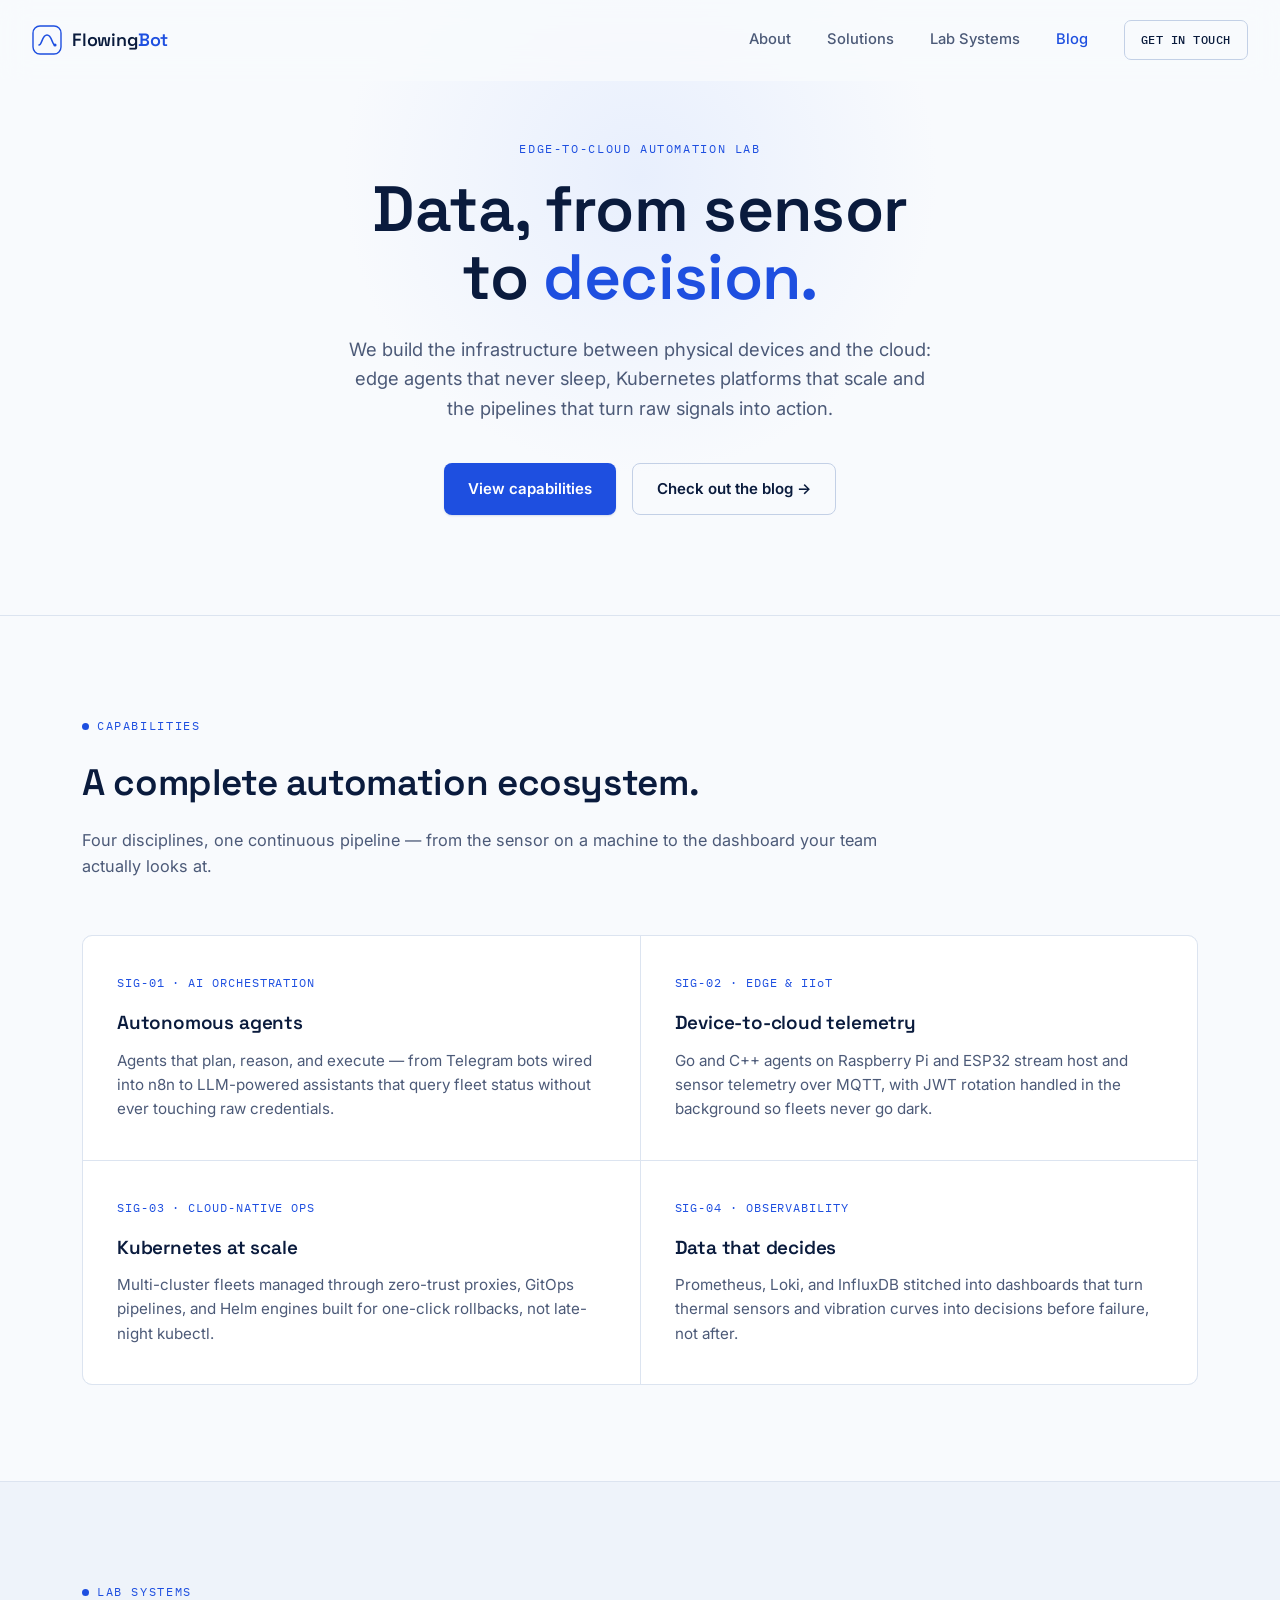
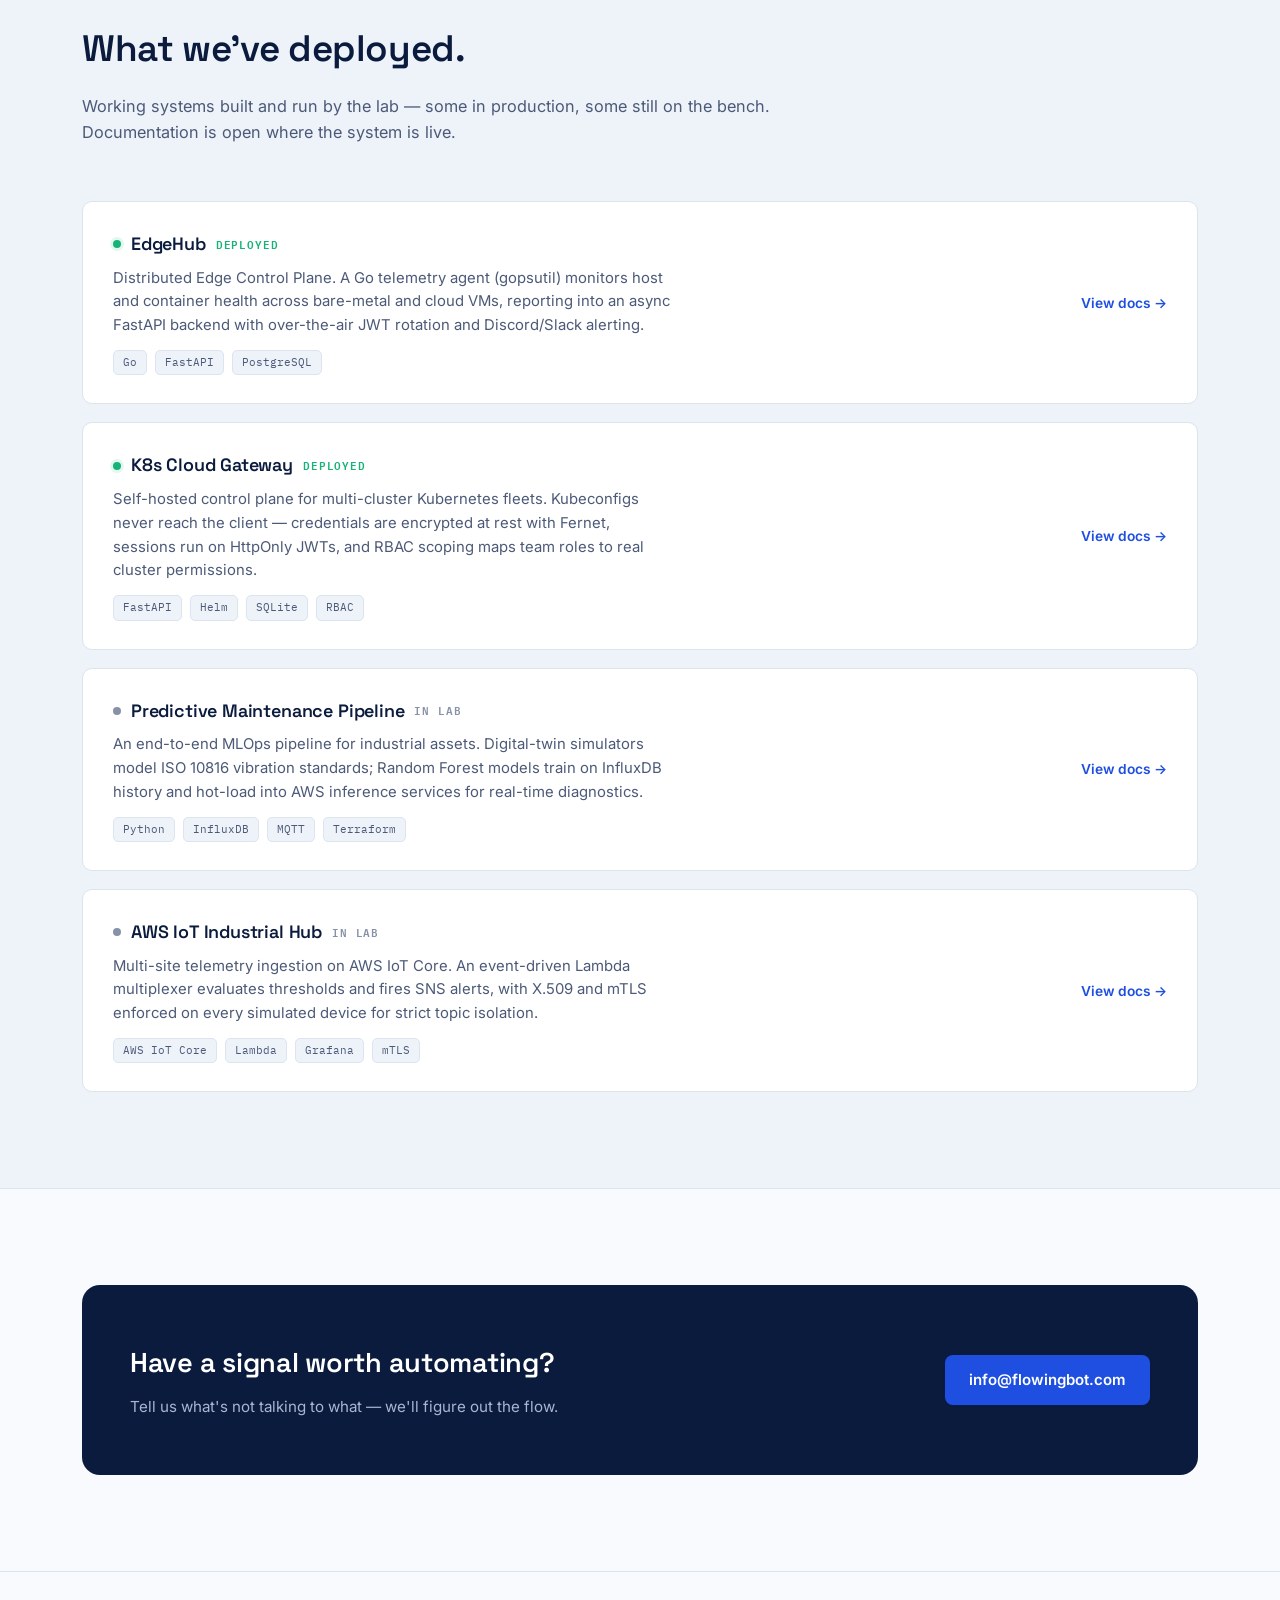
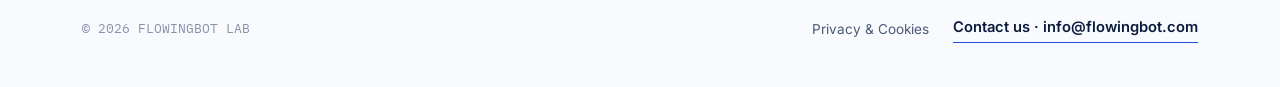
<file: landing-page/index.html>
<!DOCTYPE html>
<html lang="en">
<head>
<meta charset="UTF-8">
<meta name="viewport" content="width=device-width, initial-scale=1.0">
<title>FlowingBot — Edge-to-Cloud Automation Lab</title>
<meta name="description" content="FlowingBot designs the infrastructure between physical devices and the cloud — edge agents, Kubernetes platforms, and the automation pipelines that keep data moving.">
<link rel="icon" type="image/png" sizes="192x192" href="/logo.png">
<link rel="preconnect" href="https://fonts.googleapis.com">
<link href="https://fonts.googleapis.com/css2?family=Space+Grotesk:wght@500;600;700&family=Inter:wght@400;500;600&family=IBM+Plex+Mono:wght@400;500&display=swap" rel="stylesheet">
<link rel="stylesheet" href="style.css?v=7">
</head>
<body>

<nav id="site-nav">
    <a href="index.html" class="brand">
        <svg class="brand-mark" viewBox="0 0 30 30" fill="none">
            <rect x="1" y="1" width="28" height="28" rx="7" stroke="#1E4FE0" stroke-width="1.4"/>
            <path d="M7 20C10 20 10 10 15 10C20 10 20 20 23 20" stroke="#1E4FE0" stroke-width="1.6" stroke-linecap="round"/>
            <circle cx="23" cy="20" r="1.6" fill="#1E4FE0"/>
        </svg>
        <span class="brand-word">Flowing<span>Bot</span></span>
    </a>
    <button class="nav-toggle" id="navToggle" aria-label="Toggle menu" aria-expanded="false">
        <span></span><span></span>
    </button>
    <div class="nav-links" id="navLinks">
        <a href="about.html">About</a>
        <a href="#solutions">Solutions</a>
        <a href="#lab">Lab Systems</a>
        <a href="blog.html" style="color: var(--blue);">Blog</a>
        <a href="mailto:info@flowingbot.com" class="nav-cta">GET IN TOUCH</a>
    </div>
</nav>

<header class="hero">
    <div class="container hero-container">
        
        <span class="eyebrow">Edge-to-Cloud Automation Lab</span>
        <h1>Data, from sensor <br>to <span>decision.</span></h1>
        <p class="lede">We build the infrastructure between physical devices and the cloud: edge agents that never sleep, Kubernetes platforms that scale and the pipelines that turn raw signals into action.</p>
        
        <div class="hero-actions">
            <a href="#solutions" class="btn btn-primary">View capabilities</a>
            <a href="blog.html" class="btn btn-ghost">Check out the blog →</a>
        </div>
    </div>
</header>

<section id="solutions">
    <div class="container">
        <div class="section-head">
            <span class="eyebrow">Capabilities</span>
            <h2>A complete automation ecosystem.</h2>
            <p>Four disciplines, one continuous pipeline — from the sensor on a machine to the dashboard your team actually looks at.</p>
        </div>
        <div class="cap-grid">
            <div class="cap-card">
                <span class="cap-code">SIG-01 · AI ORCHESTRATION</span>
                <h3>Autonomous agents</h3>
                <p>Agents that plan, reason, and execute — from Telegram bots wired into n8n to LLM-powered assistants that query fleet status without ever touching raw credentials.</p>
            </div>
            <div class="cap-card">
                <span class="cap-code">SIG-02 · EDGE & IIoT</span>
                <h3>Device-to-cloud telemetry</h3>
                <p>Go and C++ agents on Raspberry Pi and ESP32 stream host and sensor telemetry over MQTT, with JWT rotation handled in the background so fleets never go dark.</p>
            </div>
            <div class="cap-card">
                <span class="cap-code">SIG-03 · CLOUD-NATIVE OPS</span>
                <h3>Kubernetes at scale</h3>
                <p>Multi-cluster fleets managed through zero-trust proxies, GitOps pipelines, and Helm engines built for one-click rollbacks, not late-night kubectl.</p>
            </div>
            <div class="cap-card">
                <span class="cap-code">SIG-04 · OBSERVABILITY</span>
                <h3>Data that decides</h3>
                <p>Prometheus, Loki, and InfluxDB stitched into dashboards that turn thermal sensors and vibration curves into decisions before failure, not after.</p>
            </div>
        </div>
    </div>
</section>

<section id="lab" class="lab-alt">
    <div class="container">
        <div class="section-head">
            <span class="eyebrow">Lab Systems</span>
            <h2>What we've deployed.</h2>
            <p>Working systems built and run by the lab — some in production, some still on the bench. Documentation is open where the system is live.</p>
        </div>
        <div class="lab-grid">
            <div class="lab-card">
                <div class="lab-card-main">
                    <h3><span class="status-dot is-online"></span>EdgeHub<span class="status-tag is-online">DEPLOYED</span></h3>
                    <p>Distributed Edge Control Plane. A Go telemetry agent (gopsutil) monitors host and container health across bare-metal and cloud VMs, reporting into an async FastAPI backend with over-the-air JWT rotation and Discord/Slack alerting.</p>
                    <div class="stack-tags"><span>Go</span><span>FastAPI</span><span>PostgreSQL</span></div>
                </div>
                <a href="https://andreaprozzo21.github.io/edge-hub/" class="lab-card-link" target="_blank" rel="noopener">View docs →</a>
            </div>

            <div class="lab-card">
                <div class="lab-card-main">
                    <h3><span class="status-dot is-online"></span>K8s Cloud Gateway<span class="status-tag is-online">DEPLOYED</span></h3>
                    <p>Self-hosted control plane for multi-cluster Kubernetes fleets. Kubeconfigs never reach the client — credentials are encrypted at rest with Fernet, sessions run on HttpOnly JWTs, and RBAC scoping maps team roles to real cluster permissions.</p>
                    <div class="stack-tags"><span>FastAPI</span><span>Helm</span><span>SQLite</span><span>RBAC</span></div>
                </div>
                <a href="https://andreaprozzo21.github.io/k8s-cloud-gateway/" class="lab-card-link">View docs →</a>
            </div>

            <div class="lab-card">
                <div class="lab-card-main">
                    <h3><span class="status-dot"></span>Predictive Maintenance Pipeline<span class="status-tag">IN LAB</span></h3>
                    <p>An end-to-end MLOps pipeline for industrial assets. Digital-twin simulators model ISO 10816 vibration standards; Random Forest models train on InfluxDB history and hot-load into AWS inference services for real-time diagnostics.</p>
                    <div class="stack-tags"><span>Python</span><span>InfluxDB</span><span>MQTT</span><span>Terraform</span></div>
                </div>
                <a href="https://github.com/AndreaProzzo21/Edge-Cloud-PdM-Pipeline" class="lab-card-link">View docs →</a>
            </div>

            <div class="lab-card">
                <div class="lab-card-main">
                    <h3><span class="status-dot"></span>AWS IoT Industrial Hub<span class="status-tag">IN LAB</span></h3>
                    <p>Multi-site telemetry ingestion on AWS IoT Core. An event-driven Lambda multiplexer evaluates thresholds and fires SNS alerts, with X.509 and mTLS enforced on every simulated device for strict topic isolation.</p>
                    <div class="stack-tags"><span>AWS IoT Core</span><span>Lambda</span><span>Grafana</span><span>mTLS</span></div>
                </div>
                <a href="https://github.com/AndreaProzzo21/AWS-IoTCore-Industrial-Hub" class="lab-card-link">View docs →</a>
            </div>
        </div>
    </div>
</section>

<section id="contacts">
    <div class="container">
        <div class="cta-band">
            <div>
                <h2>Have a signal worth automating?</h2>
                <p>Tell us what's not talking to what — we'll figure out the flow.</p>
            </div>
            <a href="mailto:info@flowingbot.com" class="btn btn-primary">info@flowingbot.com</a>
        </div>
    </div>
</section>

<footer>
    <div class="container footer-row">
        <span class="footer-brand">© 2026 FLOWINGBOT LAB</span>
        <div style="display: flex; gap: 24px; align-items: center;">
            <a href="privacy.html" style="font-size: 0.85rem; color: var(--ink-soft); text-decoration: none;">Privacy & Cookies</a>
            <a href="mailto:info@flowingbot.com" class="footer-mail">Contact us · info@flowingbot.com</a>
        </div>
    </div>
</footer>

<script src="app.js"></script>
</body>
</html>
</file>
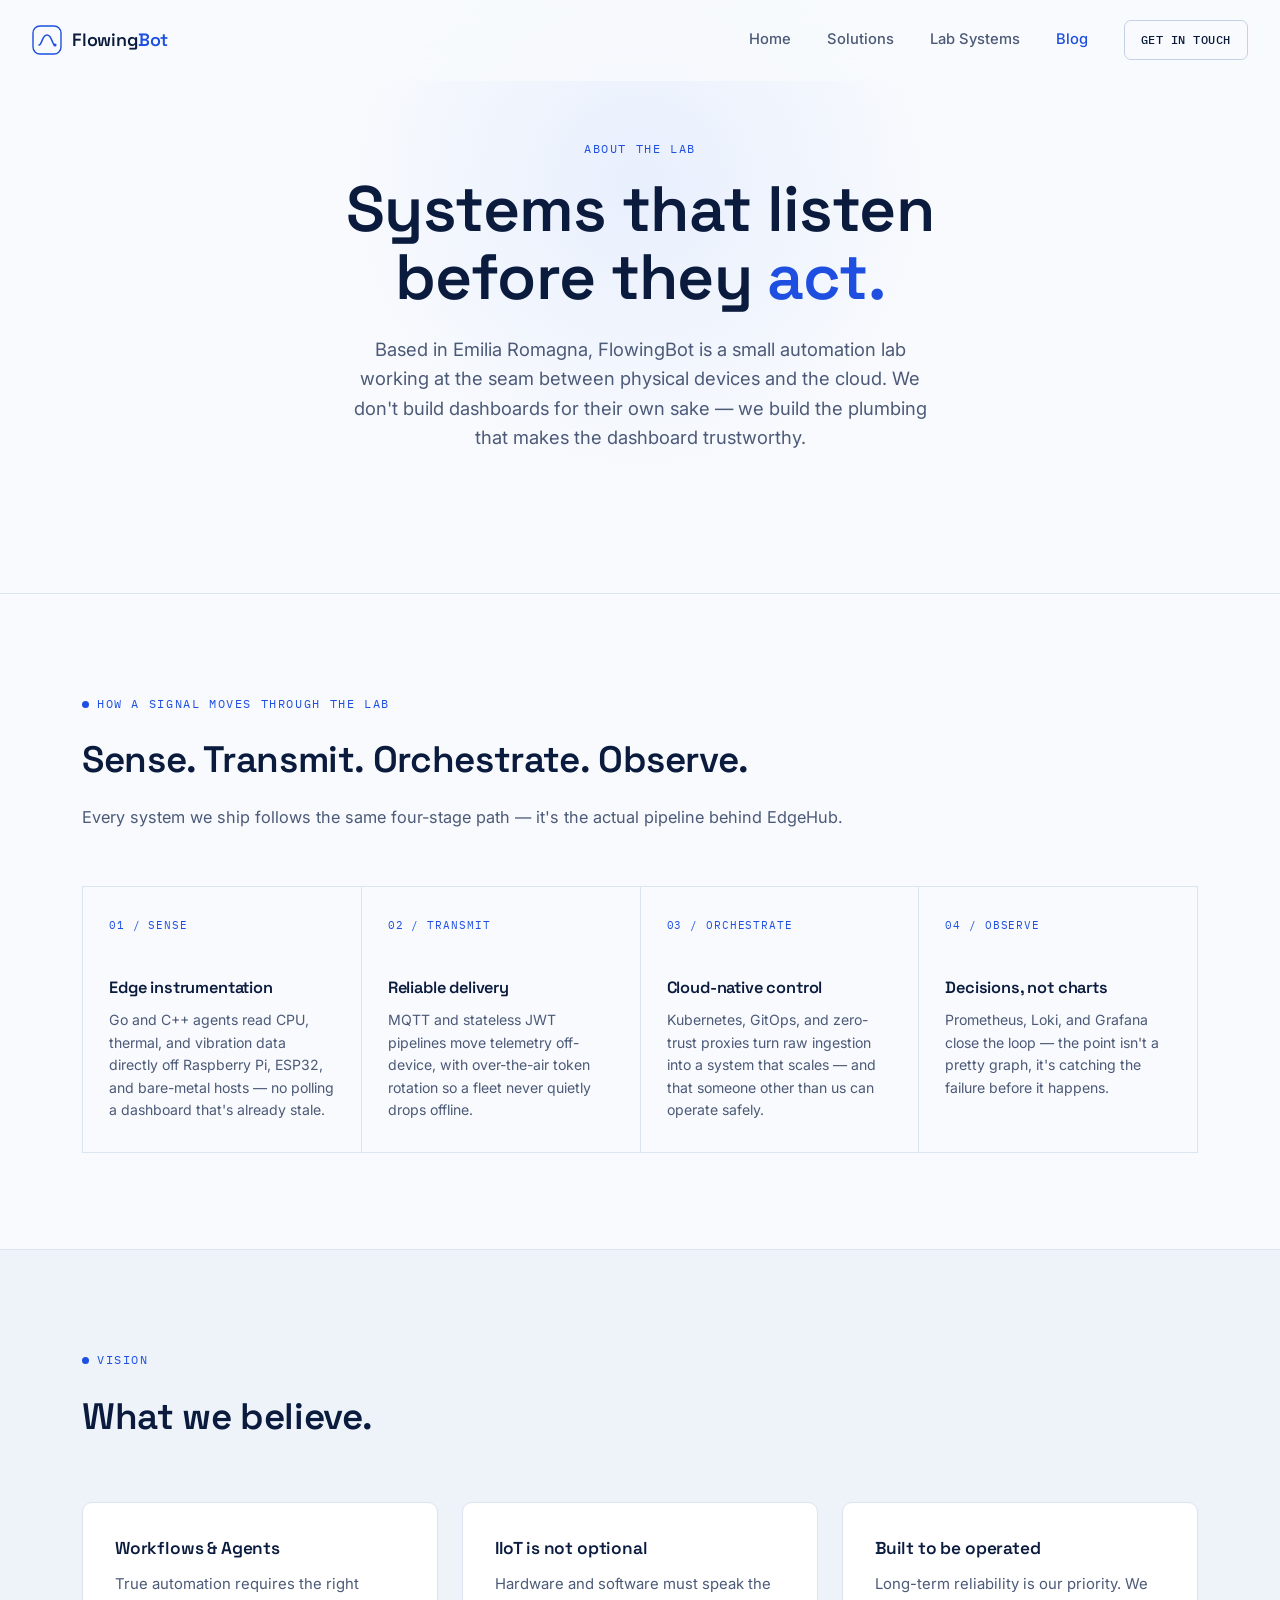
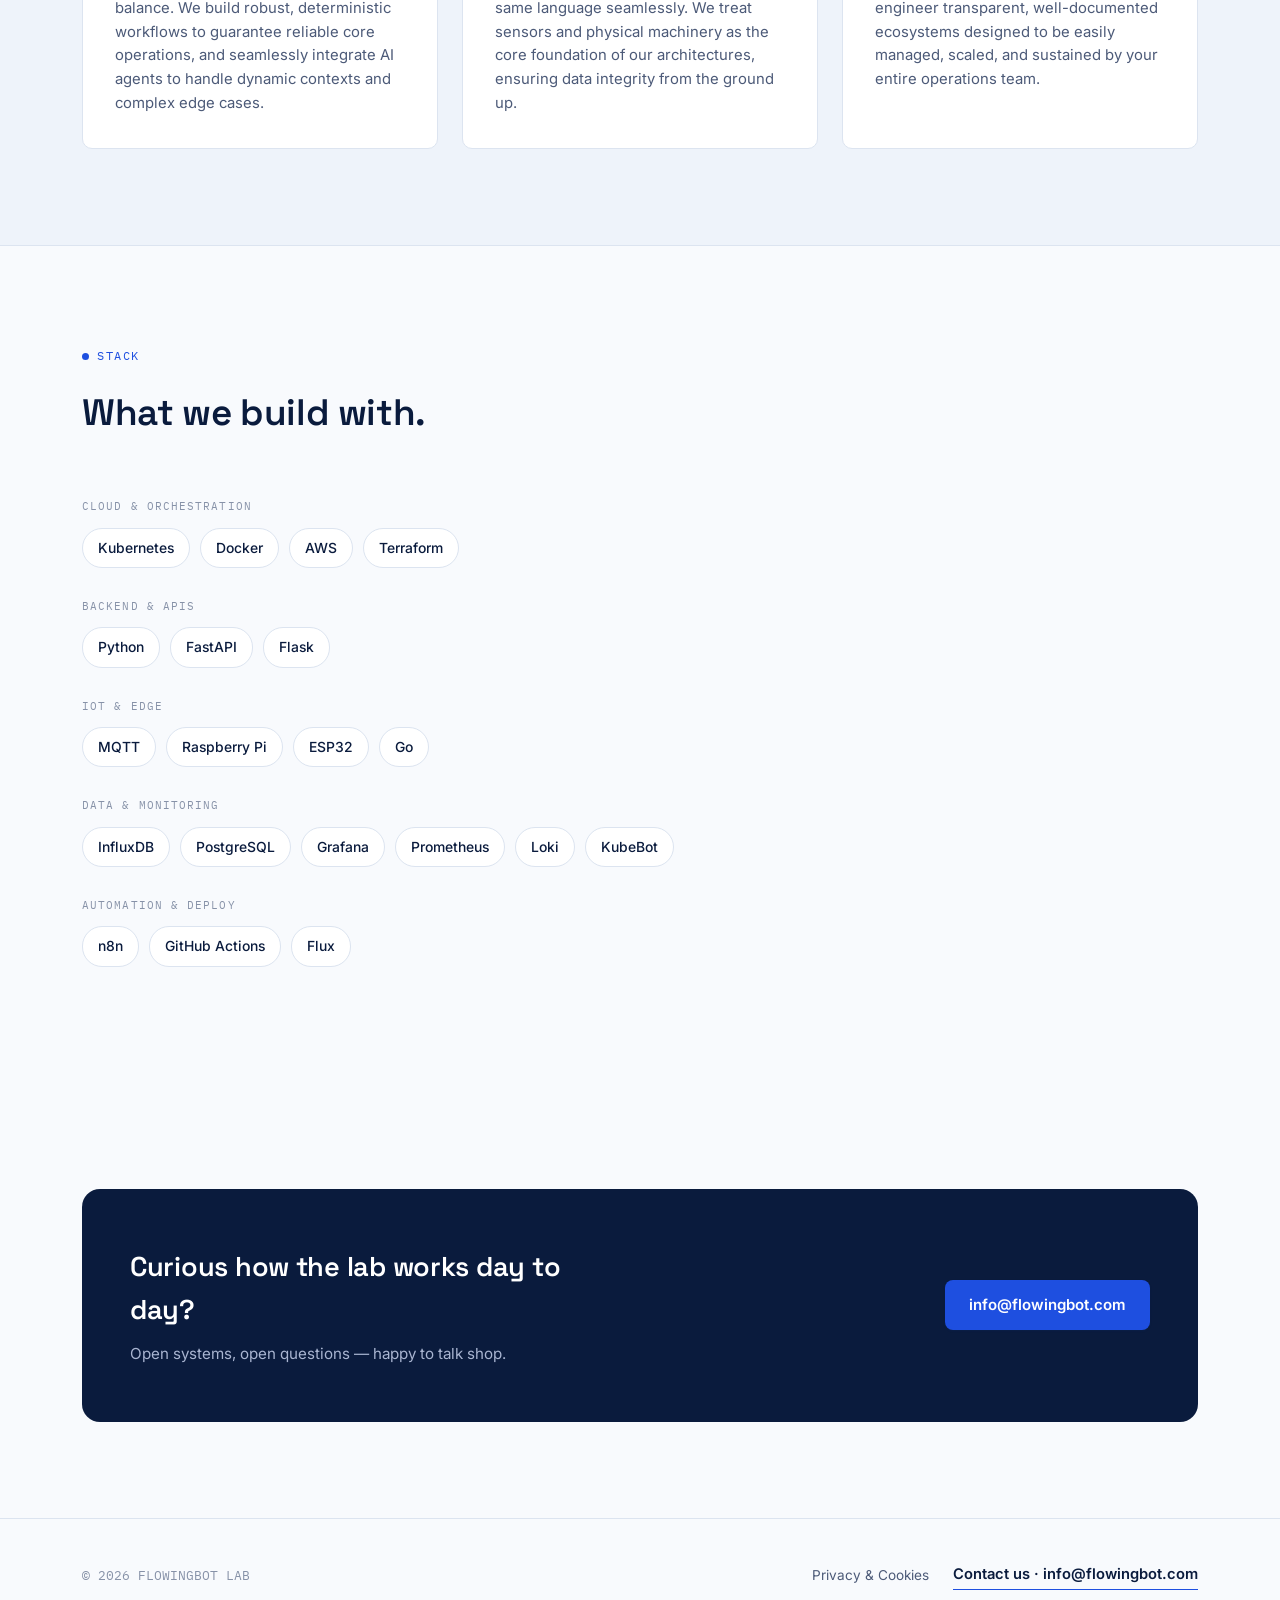
<file: landing-page/about.html>
<!DOCTYPE html>
<html lang="en">
<head>
<meta charset="UTF-8">
<meta name="viewport" content="width=device-width, initial-scale=1.0">
<title>About — FlowingBot</title>
<meta name="description" content="FlowingBot is an edge-to-cloud automation lab based in Emilia Romagna, building the systems between physical devices and the cloud.">
<link rel="icon" type="image/png" sizes="192x192" href="/logo.png">
<link rel="preconnect" href="https://fonts.googleapis.com">
<link href="https://fonts.googleapis.com/css2?family=Space+Grotesk:wght@500;600;700&family=Inter:wght@400;500;600&family=IBM+Plex+Mono:wght@400;500&display=swap" rel="stylesheet">
<link rel="stylesheet" href="style.css?v=7">
</head>
<body>

<nav id="site-nav">
    <a href="index.html" class="brand">
        <svg class="brand-mark" viewBox="0 0 30 30" fill="none">
            <rect x="1" y="1" width="28" height="28" rx="7" stroke="#1E4FE0" stroke-width="1.4"/>
            <path d="M7 20C10 20 10 10 15 10C20 10 20 20 23 20" stroke="#1E4FE0" stroke-width="1.6" stroke-linecap="round"/>
            <circle cx="23" cy="20" r="1.6" fill="#1E4FE0"/>
        </svg>
        <span class="brand-word">Flowing<span>Bot</span></span>
    </a>
    <button class="nav-toggle" id="navToggle" aria-label="Toggle menu" aria-expanded="false">
        <span></span><span></span>
    </button>
    <div class="nav-links" id="navLinks">
        <a href="index.html">Home</a>
        <a href="index.html#solutions">Solutions</a>
        <a href="index.html#lab">Lab Systems</a>
        <a href="blog.html" style="color: var(--blue);">Blog</a>
        <a href="mailto:info@flowingbot.com" class="nav-cta">GET IN TOUCH</a>
    </div>
</nav>

<header class="hero">
    <div class="container hero-container">
        <span class="eyebrow">About the lab</span>
        <h1>Systems that listen <br>before they <span>act.</span></h1>
        <p class="lede">Based in Emilia Romagna, FlowingBot is a small automation lab working at the seam between physical devices and the cloud. We don't build dashboards for their own sake — we build the plumbing that makes the dashboard trustworthy.</p>
    </div>
</header>

<section>
    <div class="container">
        <div class="section-head">
            <span class="eyebrow">How a signal moves through the lab</span>
            <h2>Sense. Transmit. Orchestrate. Observe.</h2>
            <p>Every system we ship follows the same four-stage path — it's the actual pipeline behind EdgeHub.</p>
        </div>
        <div class="approach">
            <div class="approach-step">
                <span class="approach-code">01 / SENSE</span>
                <h3>Edge instrumentation</h3>
                <p>Go and C++ agents read CPU, thermal, and vibration data directly off Raspberry Pi, ESP32, and bare-metal hosts — no polling a dashboard that's already stale.</p>
            </div>
            <div class="approach-step">
                <span class="approach-code">02 / TRANSMIT</span>
                <h3>Reliable delivery</h3>
                <p>MQTT and stateless JWT pipelines move telemetry off-device, with over-the-air token rotation so a fleet never quietly drops offline.</p>
            </div>
            <div class="approach-step">
                <span class="approach-code">03 / ORCHESTRATE</span>
                <h3>Cloud-native control</h3>
                <p>Kubernetes, GitOps, and zero-trust proxies turn raw ingestion into a system that scales — and that someone other than us can operate safely.</p>
            </div>
            <div class="approach-step">
                <span class="approach-code">04 / OBSERVE</span>
                <h3>Decisions, not charts</h3>
                <p>Prometheus, Loki, and Grafana close the loop — the point isn't a pretty graph, it's catching the failure before it happens.</p>
            </div>
        </div>
    </div>
</section>

<section class="lab-alt">
    <div class="container">
        <div class="section-head">
            <span class="eyebrow">Vision</span>
            <h2>What we believe.</h2>
        </div>
        <div class="values-grid">
            <div class="value-card">
                <h3>Workflows & Agents</h3>
                <p>True automation requires the right balance. We build robust, deterministic workflows to guarantee reliable core operations, and seamlessly integrate AI agents to handle dynamic contexts and complex edge cases.</p>
            </div>
            <div class="value-card">
                <h3>IIoT is not optional</h3>
                <p>Hardware and software must speak the same language seamlessly. We treat sensors and physical machinery as the core foundation of our architectures, ensuring data integrity from the ground up.</p>
            </div>
            <div class="value-card">
                <h3>Built to be operated</h3>
                <p>Long-term reliability is our priority. We engineer transparent, well-documented ecosystems designed to be easily managed, scaled, and sustained by your entire operations team.</p>
            </div>
        </div>
    </div>
</section>

<section>
    <div class="container">
        <div class="section-head">
            <span class="eyebrow">Stack</span>
            <h2>What we build with.</h2>
        </div>

        <div class="stack-domain">
            <div class="stack-domain-label">Cloud & Orchestration</div>
            <div class="stack-pills"><span>Kubernetes</span><span>Docker</span><span>AWS</span><span>Terraform</span></div>
        </div>
        <div class="stack-domain">
            <div class="stack-domain-label">Backend & APIs</div>
            <div class="stack-pills"><span>Python</span><span>FastAPI</span><span>Flask</span></div>
        </div>
        <div class="stack-domain">
            <div class="stack-domain-label">IoT & Edge</div>
            <div class="stack-pills"><span>MQTT</span><span>Raspberry Pi</span><span>ESP32</span><span>Go</span></div>
        </div>
        <div class="stack-domain">
            <div class="stack-domain-label">Data & Monitoring</div>
            <div class="stack-pills"><span>InfluxDB</span><span>PostgreSQL</span><span>Grafana</span><span>Prometheus</span><span>Loki</span><span>KubeBot</span></div>
        </div>
        <div class="stack-domain">
            <div class="stack-domain-label">Automation & Deploy</div>
            <div class="stack-pills"><span>n8n</span><span>GitHub Actions</span><span>Flux</span></div>
        </div>
    </div>
</section>

<section>
    <div class="container">
        <div class="cta-band">
            <div>
                <h2>Curious how the lab works day to day?</h2>
                <p>Open systems, open questions — happy to talk shop.</p>
            </div>
            <a href="mailto:info@flowingbot.com" class="btn btn-primary">info@flowingbot.com</a>
        </div>
    </div>
</section>

<footer>
    <div class="container footer-row">
        <span class="footer-brand">© 2026 FLOWINGBOT LAB</span>
        <div style="display: flex; gap: 24px; align-items: center;">
            <a href="privacy.html" style="font-size: 0.85rem; color: var(--ink-soft); text-decoration: none;">Privacy & Cookies</a>
            <a href="mailto:info@flowingbot.com" class="footer-mail">Contact us · info@flowingbot.com</a>
        </div>
    </div>
</footer>

<script src="app.js"></script>
</body>
</html>
</file>
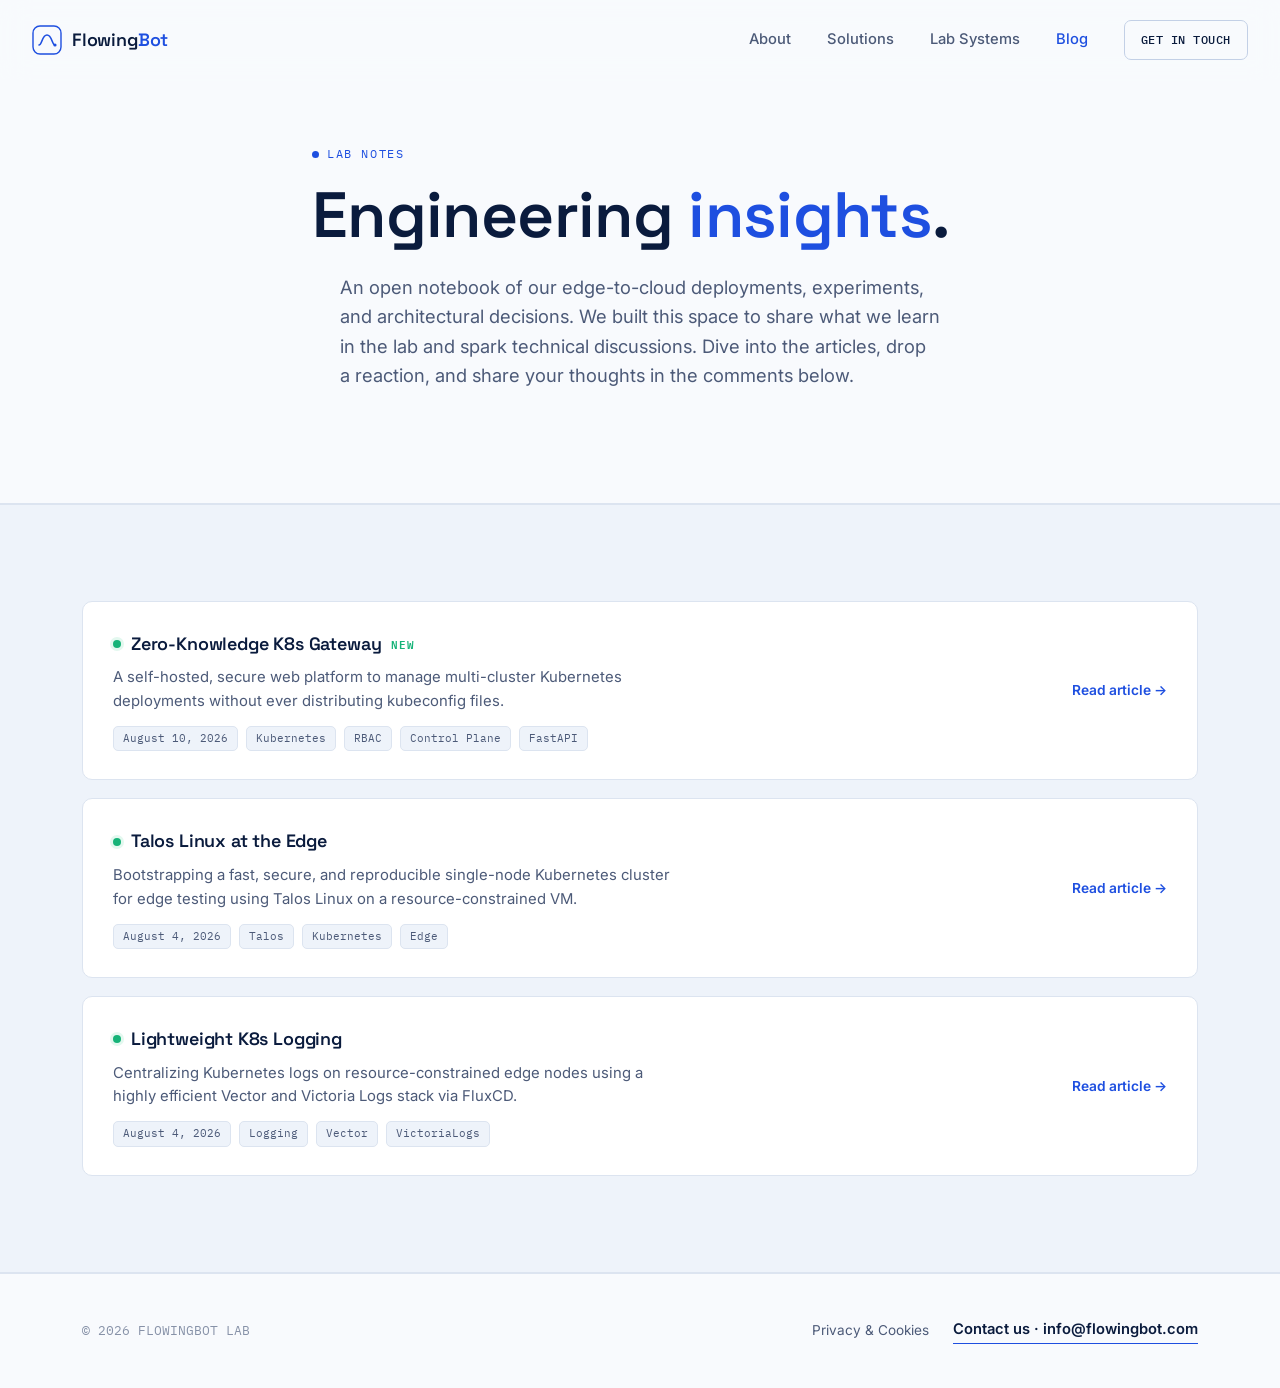
<file: landing-page/blog.html>
<!DOCTYPE html>
<html lang="en">
<head>
<meta charset="UTF-8">
<meta name="viewport" content="width=device-width, initial-scale=1.0">
<title>Blog — FlowingBot Lab</title>
<link rel="preconnect" href="https://fonts.googleapis.com">
<link rel="icon" type="image/png" sizes="192x192" href="/logo.png">
<link href="https://fonts.googleapis.com/css2?family=Space+Grotesk:wght@500;600;700&family=Inter:wght@400;500;600&family=IBM+Plex+Mono:wght@400;500&display=swap" rel="stylesheet">
<link rel="stylesheet" href="style.css?v=7">
</head>
<body>

<nav id="site-nav">
    <a href="index.html" class="brand">
        <svg class="brand-mark" viewBox="0 0 30 30" fill="none">
            <rect x="1" y="1" width="28" height="28" rx="7" stroke="#1E4FE0" stroke-width="1.4"/>
            <path d="M7 20C10 20 10 10 15 10C20 10 20 20 23 20" stroke="#1E4FE0" stroke-width="1.6" stroke-linecap="round"/>
            <circle cx="23" cy="20" r="1.6" fill="#1E4FE0"/>
        </svg>
        <span class="brand-word">Flowing<span>Bot</span></span>
    </a>
    <button class="nav-toggle" id="navToggle" aria-label="Toggle menu" aria-expanded="false">
        <span></span><span></span>
    </button>
    <div class="nav-links" id="navLinks">
        <a href="about.html">About</a>
        <a href="index.html#solutions">Solutions</a>
        <a href="index.html#lab">Lab Systems</a>
        <a href="blog.html" style="color: var(--blue);">Blog</a>
        <a href="mailto:info@flowingbot.com" class="nav-cta">GET IN TOUCH</a>
    </div>
</nav>

<header class="hero about-hero">
    <div class="container about-hero-container">
        <span class="eyebrow">Lab Notes</span>
        <h1>Engineering <span>insights</span>.</h1>
        <p class="lede">An open notebook of our edge-to-cloud deployments, experiments, and architectural decisions. We built this space to share what we learn in the lab and spark technical discussions. Dive into the articles, drop a reaction, and share your thoughts in the comments below.</p>
    </div>
</header>

<section id="articles" class="lab-alt">
    <div class="container">
        <div class="lab-grid">

            <!-- Article Card 3: Gateway (Newest) -->
            <div class="lab-card">
                <div class="lab-card-main">
                    <h3><span class="status-dot is-online"></span>Zero-Knowledge K8s Gateway<span class="status-tag is-online">NEW</span></h3>
                    <p>A self-hosted, secure web platform to manage multi-cluster Kubernetes deployments without ever distributing kubeconfig files.</p>
                    <div class="stack-tags">
                        <span>August 10, 2026</span>
                        <span>Kubernetes</span>
                        <span>RBAC</span>
                        <span>Control Plane</span>
                        <span>FastAPI</span>
                    </div>
                </div>
                <a href="articles/k8s-cloud-gateway.html" class="lab-card-link">Read article →</a>
            </div>
            
            <!-- Article Card 1 -->
            <div class="lab-card">
                <div class="lab-card-main">
                    <h3><span class="status-dot is-online"></span>Talos Linux at the Edge</h3>
                    <p>Bootstrapping a fast, secure, and reproducible single-node Kubernetes cluster for edge testing using Talos Linux on a resource-constrained VM.</p>
                    <div class="stack-tags">
                        <span>August 4, 2026</span>
                        <span>Talos</span>
                        <span>Kubernetes</span>
                        <span>Edge</span>
                    </div>
                </div>
                <a href="articles/talos.html" class="lab-card-link">Read article →</a>
            </div>

            <!-- Article Card 2: Vector & Victoria Logs -->
            <div class="lab-card">
                <div class="lab-card-main">
                    <h3><span class="status-dot is-online"></span>Lightweight K8s Logging</h3>
                    <p>Centralizing Kubernetes logs on resource-constrained edge nodes using a highly efficient Vector and Victoria Logs stack via FluxCD.</p>
                    <div class="stack-tags">
                        <span>August 4, 2026</span>
                        <span>Logging</span>
                        <span>Vector</span>
                        <span>VictoriaLogs</span>
                    </div>
                </div>
                <a href="articles/logging-vector-victoria.html" class="lab-card-link">Read article →</a>
            </div>

        </div>
    </div>
</section>

<footer>
    <div class="container footer-row">
        <span class="footer-brand">© 2026 FLOWINGBOT LAB</span>
        <div style="display: flex; gap: 24px; align-items: center;">
            <a href="privacy.html" style="font-size: 0.85rem; color: var(--ink-soft); text-decoration: none;">Privacy & Cookies</a>
            <a href="mailto:info@flowingbot.com" class="footer-mail">Contact us · info@flowingbot.com</a>
        </div>
    </div>
</footer>

<script src="app.js"></script>
</body>
</html>
</file>
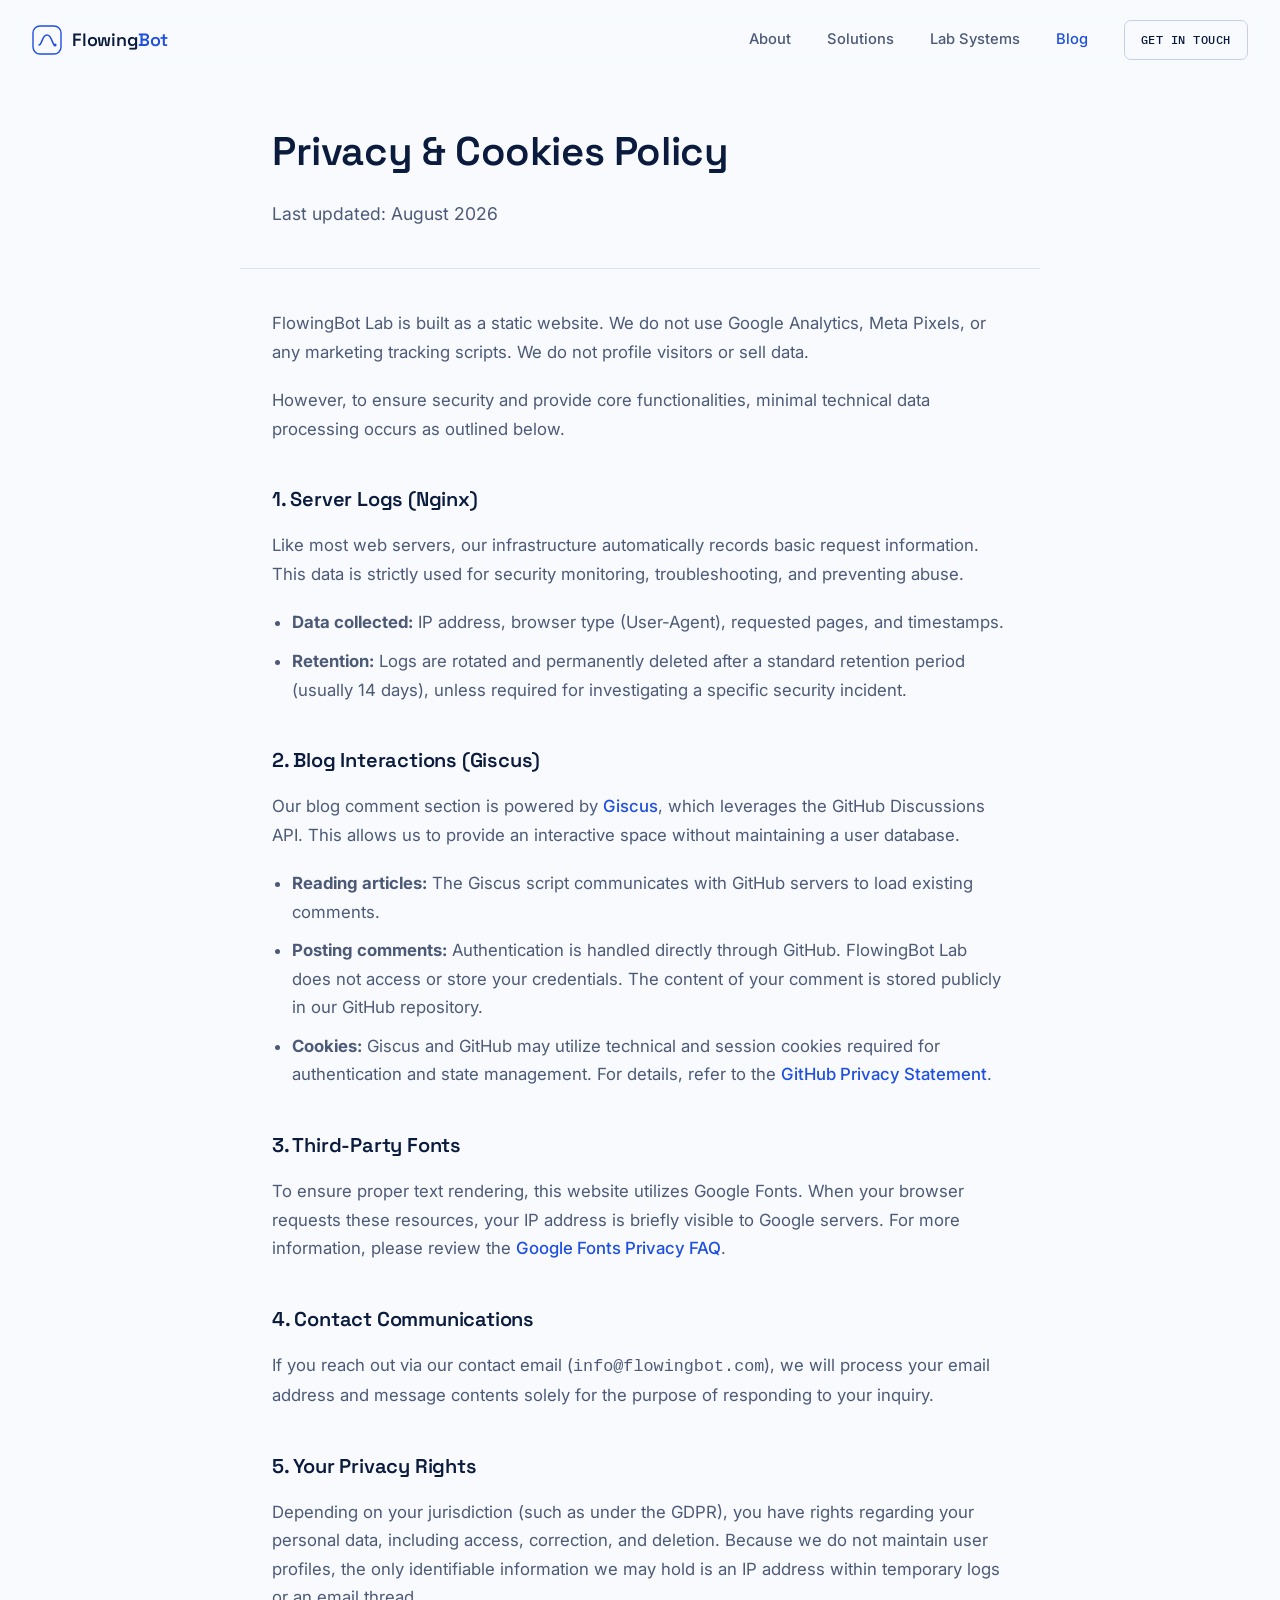
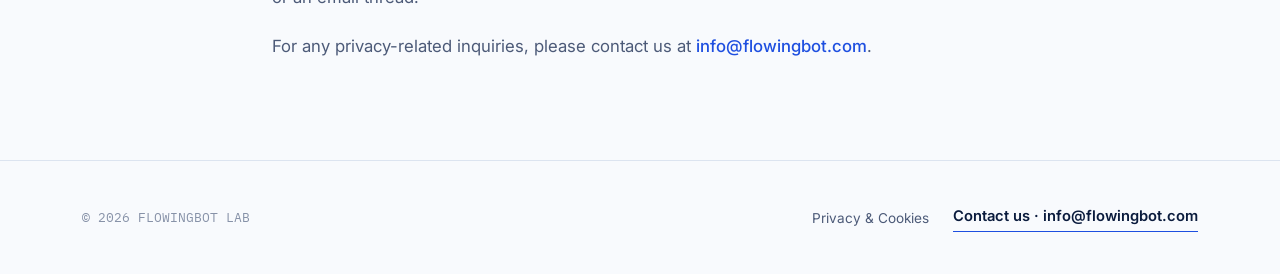
<file: landing-page/privacy.html>
<!DOCTYPE html>
<html lang="en">
<head>
<meta charset="UTF-8">
<meta name="viewport" content="width=device-width, initial-scale=1.0">
<title>Privacy & Cookies - FlowingBot Lab</title>
<link rel="preconnect" href="https://fonts.googleapis.com">
<link rel="icon" type="image/png" sizes="192x192" href="/logo.png">
<link href="https://fonts.googleapis.com/css2?family=Space+Grotesk:wght@500;600;700&family=Inter:wght@400;500;600&family=IBM+Plex+Mono:wght@400;500&display=swap" rel="stylesheet">
<link rel="stylesheet" href="style.css?v=7">
<style>
    .privacy-header {
        max-width: 800px;
        margin: 120px auto 40px;
        padding: 0 32px;
        border-bottom: 1px solid var(--line);
        padding-bottom: 40px;
    }
    .privacy-header h1 {
        font-family: var(--font-display);
        color: var(--ink);
        font-size: 2.5rem;
        margin-bottom: 16px;
    }
    .privacy-header p {
        color: var(--ink-soft);
        font-size: 1.1rem;
        line-height: 1.6;
    }
    .privacy-content {
        max-width: 800px;
        margin: 0 auto 100px;
        padding: 0 32px;
        color: var(--ink-soft);
        font-size: 1.05rem;
    }
    .privacy-content h2 {
        font-family: var(--font-display);
        color: var(--ink);
        font-size: 1.25rem;
        margin: 40px 0 16px;
        font-weight: 600;
    }
    .privacy-content p {
        margin-bottom: 20px;
        line-height: 1.7;
    }
    .privacy-content ul {
        margin-bottom: 24px;
        padding-left: 20px;
        line-height: 1.7;
    }
    .privacy-content li {
        margin-bottom: 10px;
    }
    .privacy-content a {
        color: var(--blue);
        text-decoration: none;
        font-weight: 500;
    }
    .privacy-content a:hover {
        text-decoration: underline;
    }
</style>
</head>
<body>

<nav id="site-nav">
    <a href="index.html" class="brand">
        <svg class="brand-mark" viewBox="0 0 30 30" fill="none">
            <rect x="1" y="1" width="28" height="28" rx="7" stroke="#1E4FE0" stroke-width="1.4"/>
            <path d="M7 20C10 20 10 10 15 10C20 10 20 20 23 20" stroke="#1E4FE0" stroke-width="1.6" stroke-linecap="round"/>
            <circle cx="23" cy="20" r="1.6" fill="#1E4FE0"/>
        </svg>
        <span class="brand-word">Flowing<span>Bot</span></span>
    </a>
    <button class="nav-toggle" id="navToggle" aria-label="Toggle menu" aria-expanded="false">
        <span></span><span></span>
    </button>
    <div class="nav-links" id="navLinks">
        <a href="about.html">About</a>
        <a href="index.html#solutions">Solutions</a>
        <a href="index.html#lab">Lab Systems</a>
        <a href="blog.html" style="color: var(--blue);">Blog</a>
        <a href="mailto:info@flowingbot.com" class="nav-cta">GET IN TOUCH</a>
    </div>
</nav>

<header class="privacy-header">
    <h1>Privacy & Cookies Policy</h1>
    <p>Last updated: August 2026</p>
</header>

<main class="privacy-content">
    <p>FlowingBot Lab is built as a static website. We do not use Google Analytics, Meta Pixels, or any marketing tracking scripts. We do not profile visitors or sell data.</p>
    <p>However, to ensure security and provide core functionalities, minimal technical data processing occurs as outlined below.</p>

    <h2>1. Server Logs (Nginx)</h2>
    <p>Like most web servers, our infrastructure automatically records basic request information. This data is strictly used for security monitoring, troubleshooting, and preventing abuse.</p>
    <ul>
        <li><strong>Data collected:</strong> IP address, browser type (User-Agent), requested pages, and timestamps.</li>
        <li><strong>Retention:</strong> Logs are rotated and permanently deleted after a standard retention period (usually 14 days), unless required for investigating a specific security incident.</li>
    </ul>

    <h2>2. Blog Interactions (Giscus)</h2>
    <p>Our blog comment section is powered by <a href="https://giscus.app/" target="_blank" rel="noopener">Giscus</a>, which leverages the GitHub Discussions API. This allows us to provide an interactive space without maintaining a user database.</p>
    <ul>
        <li><strong>Reading articles:</strong> The Giscus script communicates with GitHub servers to load existing comments.</li>
        <li><strong>Posting comments:</strong> Authentication is handled directly through GitHub. FlowingBot Lab does not access or store your credentials. The content of your comment is stored publicly in our GitHub repository.</li>
        <li><strong>Cookies:</strong> Giscus and GitHub may utilize technical and session cookies required for authentication and state management. For details, refer to the <a href="https://docs.github.com/en/site-policy/privacy-policies/github-privacy-statement" target="_blank" rel="noopener">GitHub Privacy Statement</a>.</li>
    </ul>

    <h2>3. Third-Party Fonts</h2>
    <p>To ensure proper text rendering, this website utilizes Google Fonts. When your browser requests these resources, your IP address is briefly visible to Google servers. For more information, please review the <a href="https://developers.google.com/fonts/faq/privacy" target="_blank" rel="noopener">Google Fonts Privacy FAQ</a>.</p>

    <h2>4. Contact Communications</h2>
    <p>If you reach out via our contact email (<code>info@flowingbot.com</code>), we will process your email address and message contents solely for the purpose of responding to your inquiry.</p>

    <h2>5. Your Privacy Rights</h2>
    <p>Depending on your jurisdiction (such as under the GDPR), you have rights regarding your personal data, including access, correction, and deletion. Because we do not maintain user profiles, the only identifiable information we may hold is an IP address within temporary logs or an email thread.</p>
    <p>For any privacy-related inquiries, please contact us at <a href="mailto:info@flowingbot.com">info@flowingbot.com</a>.</p>
</main>

<footer>
    <div class="container footer-row">
        <span class="footer-brand">© 2026 FLOWINGBOT LAB</span>
        <div style="display: flex; gap: 24px; align-items: center;">
            <a href="privacy.html" style="font-size: 0.85rem; color: var(--ink-soft); text-decoration: none;">Privacy & Cookies</a>
            <a href="mailto:info@flowingbot.com" class="footer-mail">Contact us · info@flowingbot.com</a>
        </div>
    </div>
</footer>

<script src="app.js"></script>
</body>
</html>
</file>
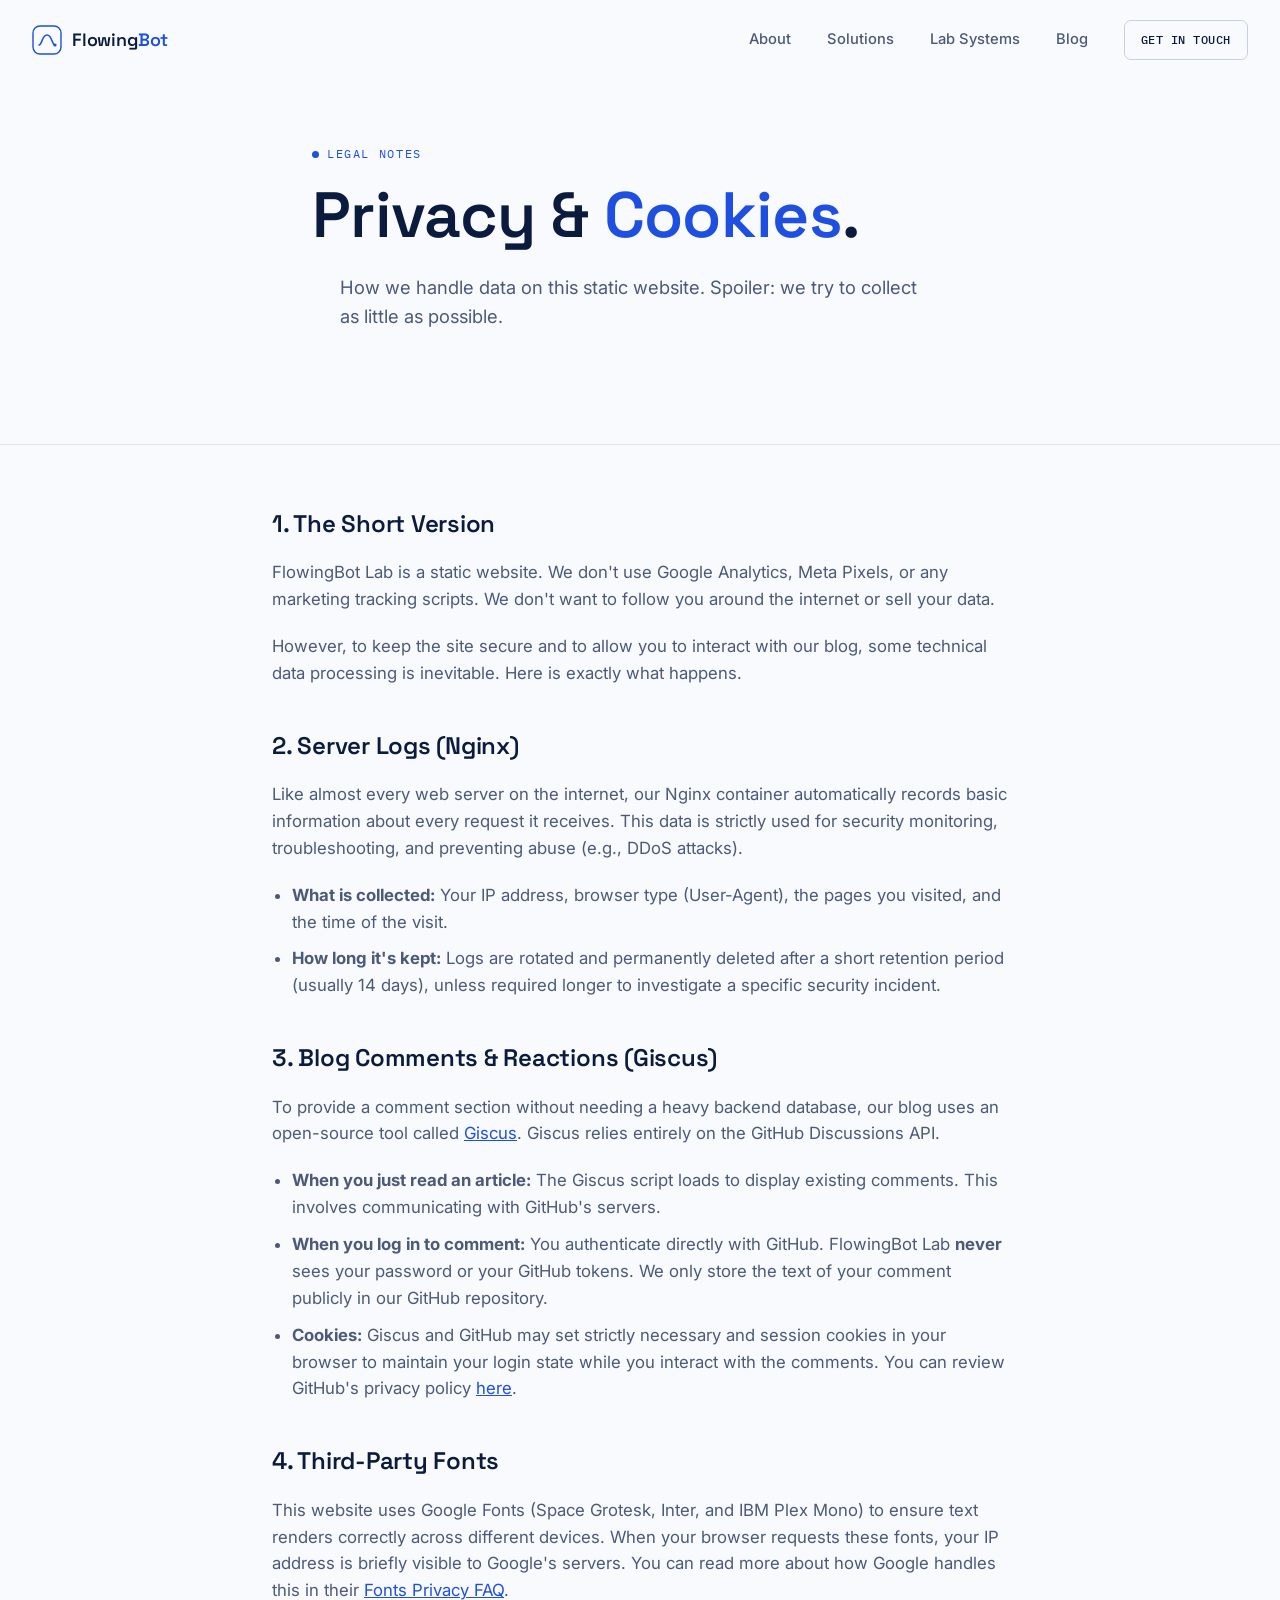
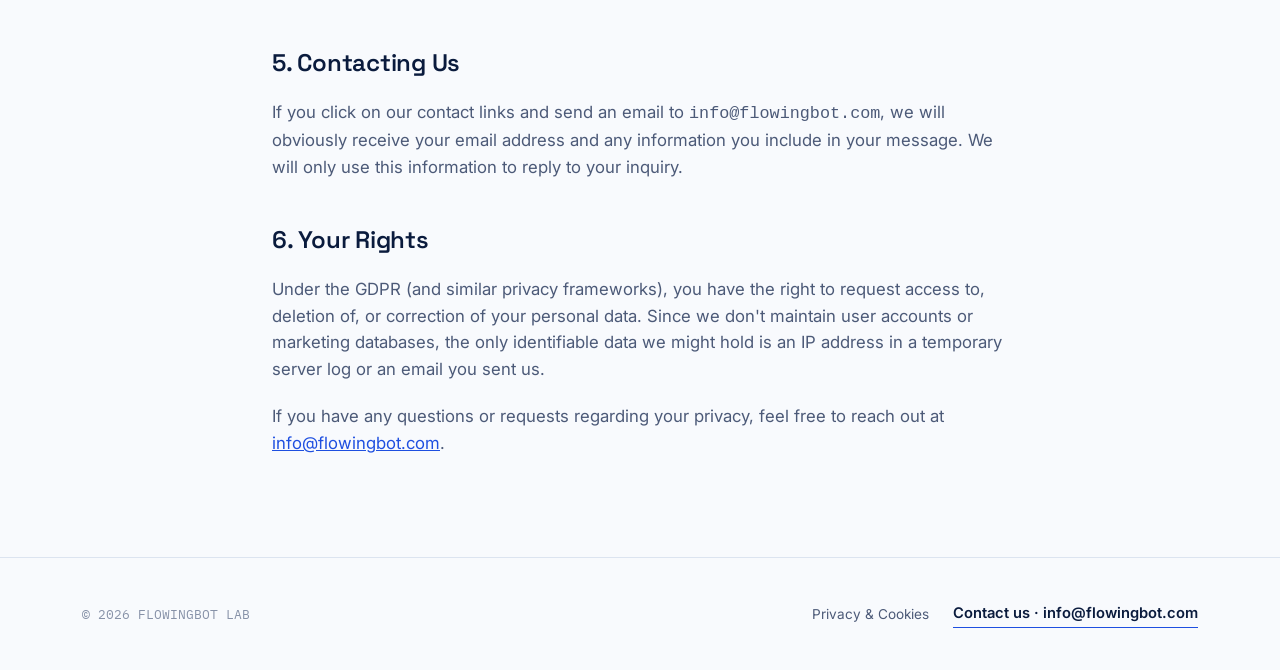
<file: landing-page/security.html>
<!DOCTYPE html>
<html lang="en">
<head>
<meta charset="UTF-8">
<meta name="viewport" content="width=device-width, initial-scale=1.0">
<title>Privacy & Cookies - FlowingBot Lab</title>
<link rel="preconnect" href="https://fonts.googleapis.com">
<link rel="icon" type="image/png" sizes="192x192" href="/logo.png">
<link href="https://fonts.googleapis.com/css2?family=Space+Grotesk:wght@500;600;700&family=Inter:wght@400;500;600&family=IBM+Plex+Mono:wght@400;500&display=swap" rel="stylesheet">
<link rel="stylesheet" href="style.css?v=7">
<style>
    .privacy-content {
        max-width: 800px;
        margin: 60px auto 100px;
        padding: 0 32px;
        color: var(--ink-soft);
        font-size: 1.05rem;
    }
    .privacy-content h2 {
        font-family: var(--font-display);
        color: var(--ink);
        font-size: 1.5rem;
        margin: 40px 0 16px;
    }
    .privacy-content p {
        margin-bottom: 20px;
    }
    .privacy-content ul {
        margin-bottom: 24px;
        padding-left: 20px;
    }
    .privacy-content li {
        margin-bottom: 10px;
    }
    .privacy-content a {
        color: var(--blue);
        text-decoration: underline;
    }
</style>
</head>
<body>

<nav id="site-nav">
    <a href="index.html" class="brand">
        <svg class="brand-mark" viewBox="0 0 30 30" fill="none">
            <rect x="1" y="1" width="28" height="28" rx="7" stroke="#1E4FE0" stroke-width="1.4"/>
            <path d="M7 20C10 20 10 10 15 10C20 10 20 20 23 20" stroke="#1E4FE0" stroke-width="1.6" stroke-linecap="round"/>
            <circle cx="23" cy="20" r="1.6" fill="#1E4FE0"/>
        </svg>
        <span class="brand-word">Flowing<span>Bot</span></span>
    </a>
    <button class="nav-toggle" id="navToggle" aria-label="Toggle menu" aria-expanded="false">
        <span></span><span></span>
    </button>
    <div class="nav-links" id="navLinks">
        <a href="about.html">About</a>
        <a href="index.html#solutions">Solutions</a>
        <a href="index.html#lab">Lab Systems</a>
        <a href="blog.html">Blog</a>
        <a href="mailto:info@flowingbot.com" class="nav-cta">GET IN TOUCH</a>
    </div>
</nav>

<header class="hero about-hero">
    <div class="container about-hero-container">
        <span class="eyebrow">Legal Notes</span>
        <h1>Privacy & <span>Cookies</span>.</h1>
        <p class="lede">How we handle data on this static website. Spoiler: we try to collect as little as possible.</p>
    </div>
</header>

<main class="privacy-content">
    <h2>1. The Short Version</h2>
    <p>FlowingBot Lab is a static website. We don't use Google Analytics, Meta Pixels, or any marketing tracking scripts. We don't want to follow you around the internet or sell your data.</p>
    <p>However, to keep the site secure and to allow you to interact with our blog, some technical data processing is inevitable. Here is exactly what happens.</p>

    <h2>2. Server Logs (Nginx)</h2>
    <p>Like almost every web server on the internet, our Nginx container automatically records basic information about every request it receives. This data is strictly used for security monitoring, troubleshooting, and preventing abuse (e.g., DDoS attacks).</p>
    <ul>
        <li><strong>What is collected:</strong> Your IP address, browser type (User-Agent), the pages you visited, and the time of the visit.</li>
        <li><strong>How long it's kept:</strong> Logs are rotated and permanently deleted after a short retention period (usually 14 days), unless required longer to investigate a specific security incident.</li>
    </ul>

    <h2>3. Blog Comments & Reactions (Giscus)</h2>
    <p>To provide a comment section without needing a heavy backend database, our blog uses an open-source tool called <a href="https://giscus.app/" target="_blank" rel="noopener">Giscus</a>. Giscus relies entirely on the GitHub Discussions API.</p>
    <ul>
        <li><strong>When you just read an article:</strong> The Giscus script loads to display existing comments. This involves communicating with GitHub's servers.</li>
        <li><strong>When you log in to comment:</strong> You authenticate directly with GitHub. FlowingBot Lab <strong>never</strong> sees your password or your GitHub tokens. We only store the text of your comment publicly in our GitHub repository.</li>
        <li><strong>Cookies:</strong> Giscus and GitHub may set strictly necessary and session cookies in your browser to maintain your login state while you interact with the comments. You can review GitHub's privacy policy <a href="https://docs.github.com/en/site-policy/privacy-policies/github-privacy-statement" target="_blank" rel="noopener">here</a>.</li>
    </ul>

    <h2>4. Third-Party Fonts</h2>
    <p>This website uses Google Fonts (Space Grotesk, Inter, and IBM Plex Mono) to ensure text renders correctly across different devices. When your browser requests these fonts, your IP address is briefly visible to Google's servers. You can read more about how Google handles this in their <a href="https://developers.google.com/fonts/faq/privacy" target="_blank" rel="noopener">Fonts Privacy FAQ</a>.</p>

    <h2>5. Contacting Us</h2>
    <p>If you click on our contact links and send an email to <code>info@flowingbot.com</code>, we will obviously receive your email address and any information you include in your message. We will only use this information to reply to your inquiry.</p>

    <h2>6. Your Rights</h2>
    <p>Under the GDPR (and similar privacy frameworks), you have the right to request access to, deletion of, or correction of your personal data. Since we don't maintain user accounts or marketing databases, the only identifiable data we might hold is an IP address in a temporary server log or an email you sent us.</p>
    <p>If you have any questions or requests regarding your privacy, feel free to reach out at <a href="mailto:info@flowingbot.com">info@flowingbot.com</a>.</p>
</main>

<footer>
    <div class="container footer-row">
        <span class="footer-brand">© 2026 FLOWINGBOT LAB</span>
        <div style="display: flex; gap: 24px; align-items: center;">
            <a href="privacy.html" style="font-size: 0.85rem; color: var(--ink-soft); text-decoration: none;">Privacy & Cookies</a>
            <a href="mailto:info@flowingbot.com" class="footer-mail">Contact us · info@flowingbot.com</a>
        </div>
    </div>
</footer>

<script src="app.js"></script>
</body>
</html>
</file>
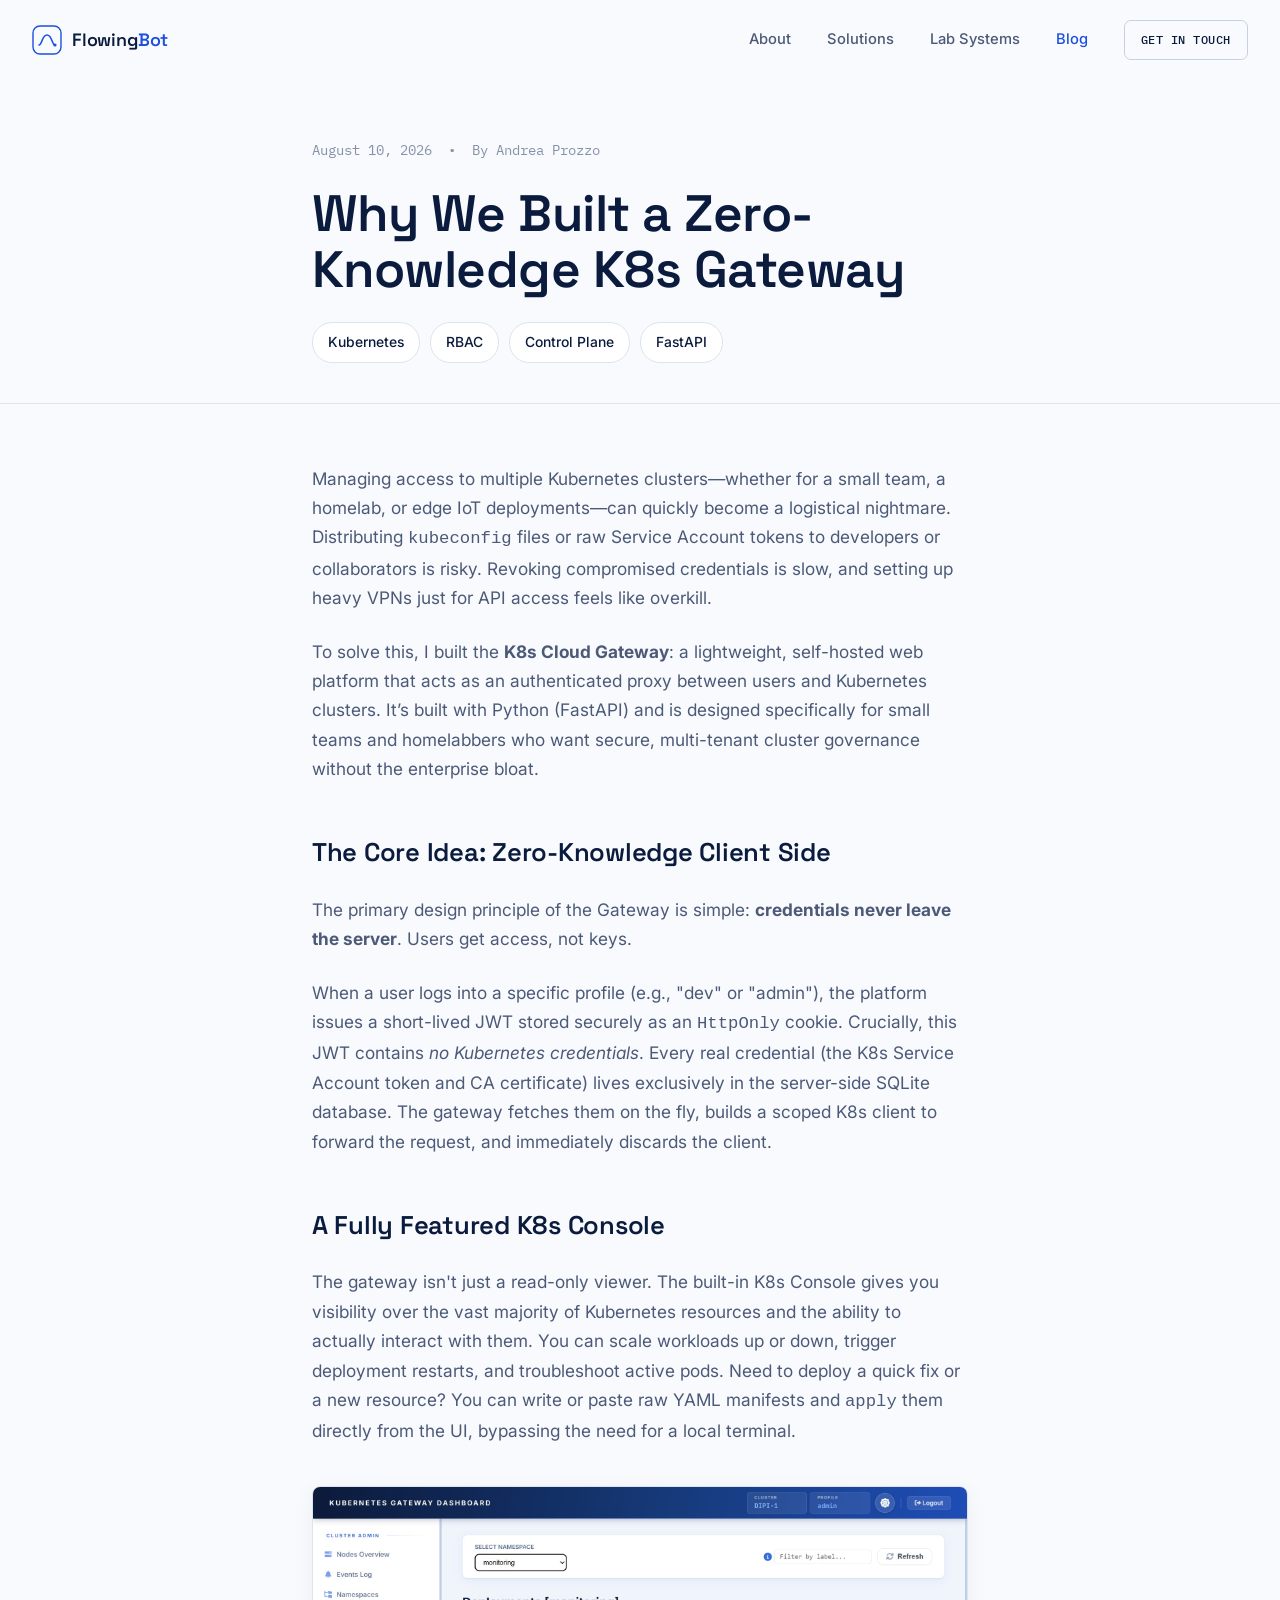
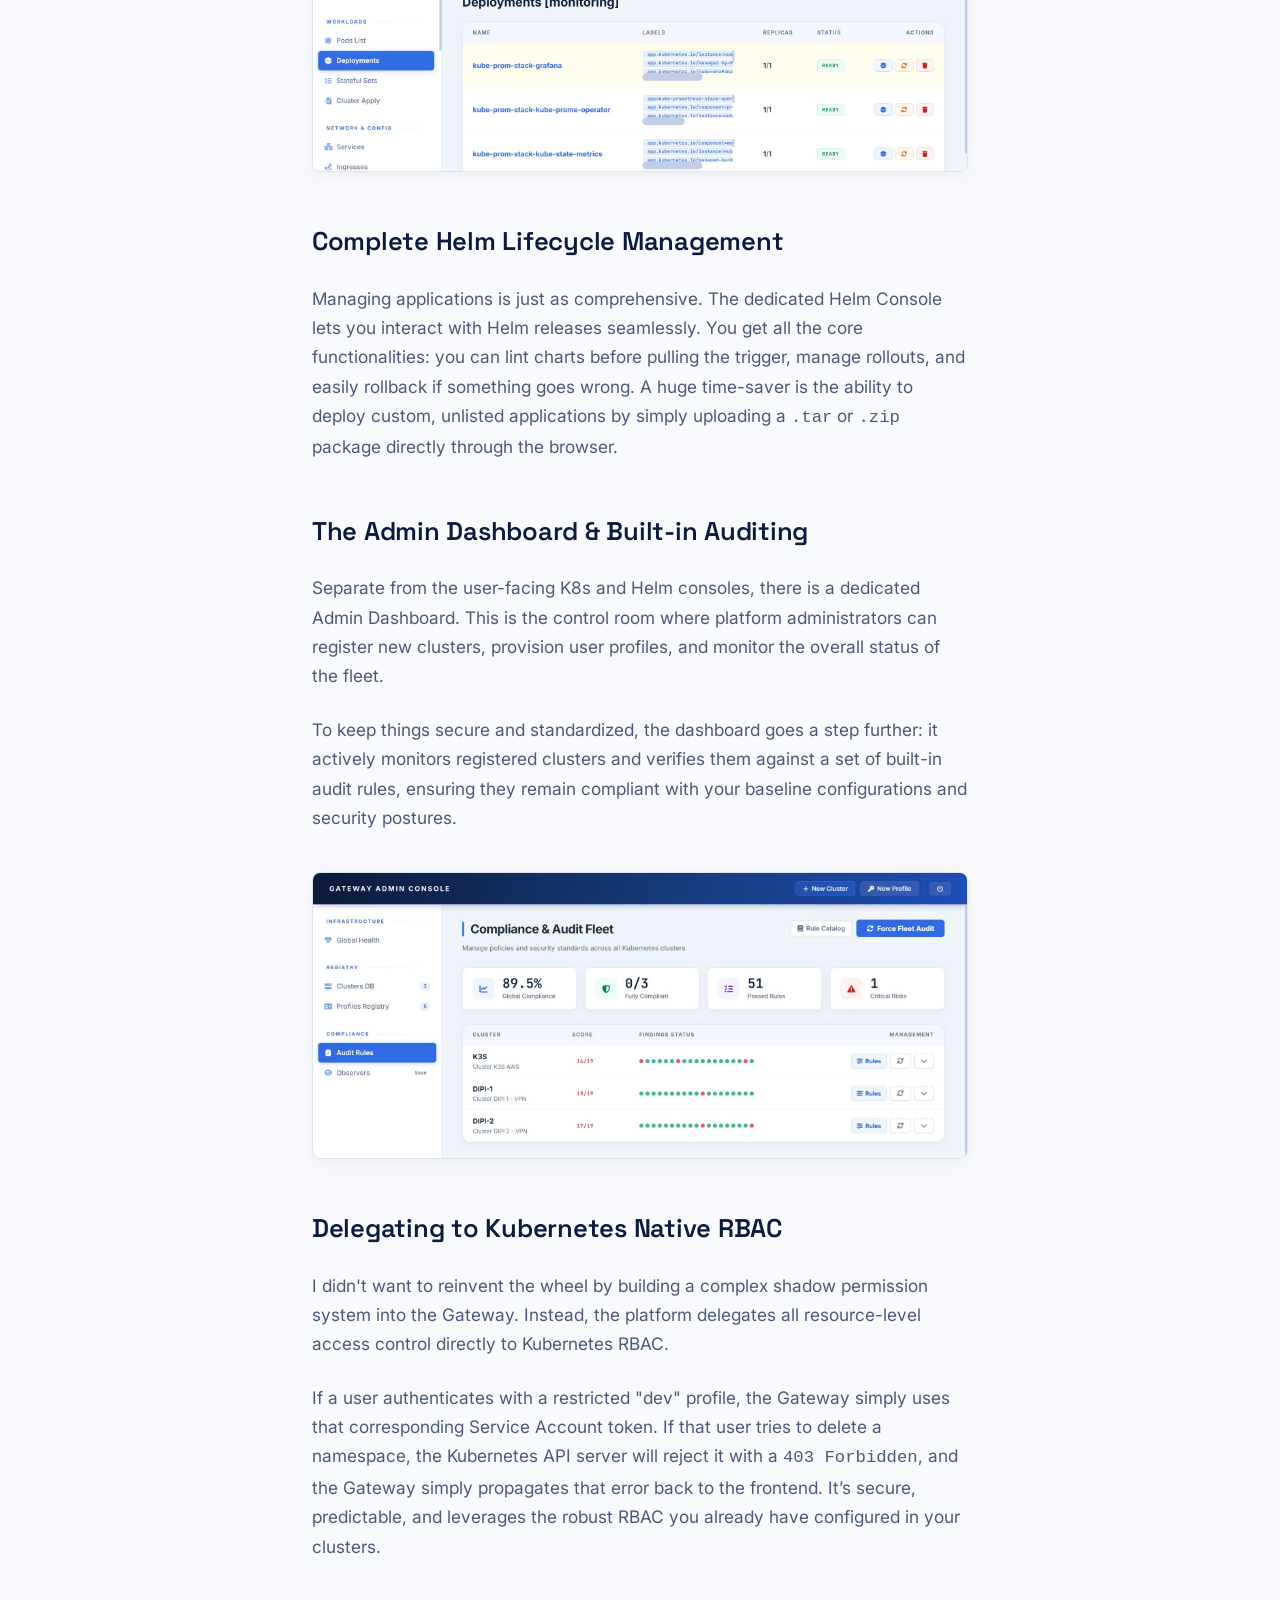
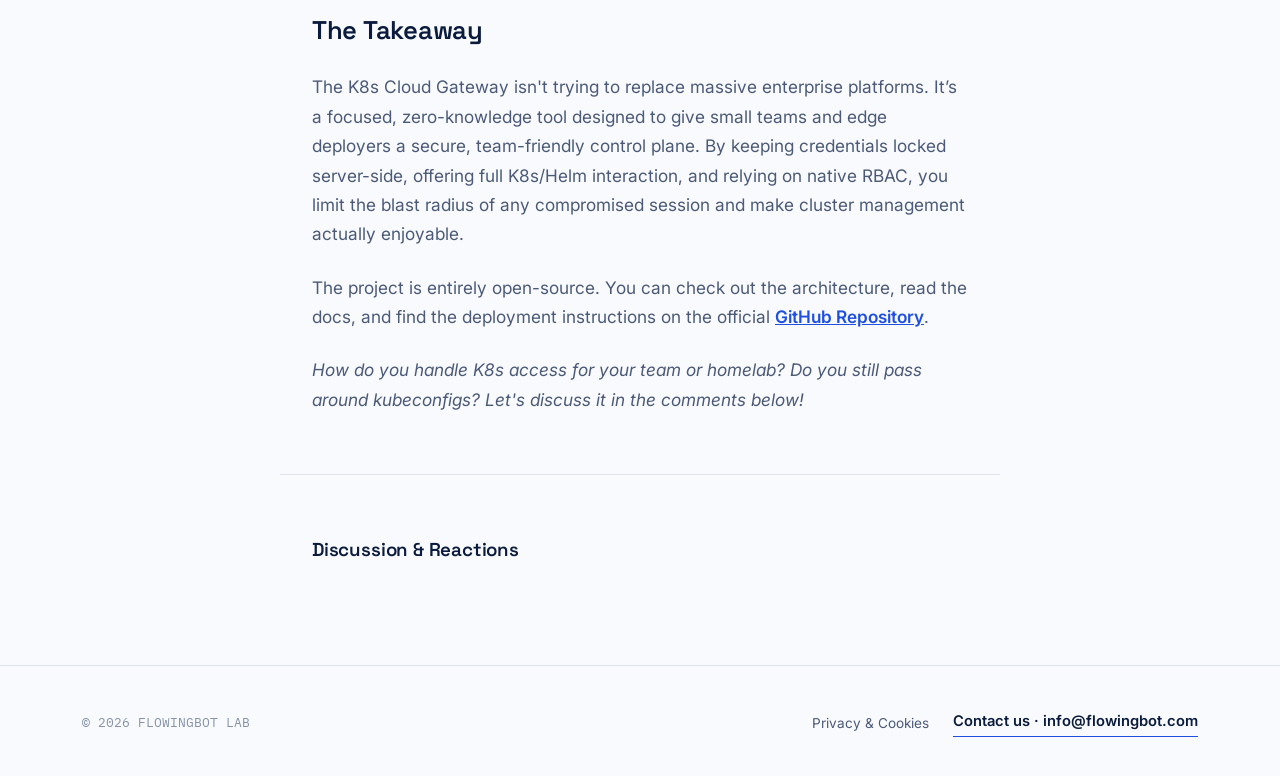
<file: landing-page/articles/k8s-cloud-gateway.html>
<!DOCTYPE html>
<html lang="en">
<head>
<meta charset="UTF-8">
<meta name="viewport" content="width=device-width, initial-scale=1.0">
<title>Why We Built a Zero-Knowledge K8s Gateway - FlowingBot Blog</title>
<link rel="preconnect" href="https://fonts.googleapis.com">
<link rel="icon" type="image/png" sizes="192x192" href="../logo.png">
<link href="https://fonts.googleapis.com/css2?family=Space+Grotesk:wght@500;600;700&family=Inter:wght@400;500;600&family=IBM+Plex+Mono:wght@400;500&display=swap" rel="stylesheet">
<link rel="stylesheet" href="../style.css?v=7">
<style>
    .code-block {
        background: #f8f9fa;
        border: 1px solid #e9ecef;
        padding: 16px;
        border-radius: 8px;
        overflow-x: auto;
        font-family: 'IBM Plex Mono', monospace;
        font-size: 0.9em;
        margin-bottom: 24px;
        color: #212529;
    }
    .article-image {
        margin: 40px 0;
        border-radius: 8px;
        border: 1px solid var(--line);
        box-shadow: 0 4px 20px rgba(0,0,0,0.05);
    }
</style>
</head>
<body>

<nav id="site-nav">
    <a href="../index.html" class="brand">
        <svg class="brand-mark" viewBox="0 0 30 30" fill="none">
            <rect x="1" y="1" width="28" height="28" rx="7" stroke="#1E4FE0" stroke-width="1.4"/>
            <path d="M7 20C10 20 10 10 15 10C20 10 20 20 23 20" stroke="#1E4FE0" stroke-width="1.6" stroke-linecap="round"/>
            <circle cx="23" cy="20" r="1.6" fill="#1E4FE0"/>
        </svg>
        <span class="brand-word">Flowing<span>Bot</span></span>
    </a>
    <button class="nav-toggle" id="navToggle" aria-label="Toggle menu" aria-expanded="false">
        <span></span><span></span>
    </button>
    <div class="nav-links" id="navLinks">
        <a href="../about.html">About</a>
        <a href="../index.html#solutions">Solutions</a>
        <a href="../index.html#lab">Lab Systems</a>
        <a href="../blog.html" style="color: var(--blue);">Blog</a>
        <a href="mailto:info@flowingbot.com" class="nav-cta">GET IN TOUCH</a>
    </div>
</nav>

<header class="article-header">
    <div class="article-header-container">
        <div class="article-meta">
            <span>August 10, 2026</span>
            <span>•</span>
            <span>By Andrea Prozzo</span>
        </div>
        <h1>Why We Built a Zero-Knowledge K8s Gateway</h1>
        <div class="stack-pills" style="margin-top: 24px;">
            <span>Kubernetes</span>
            <span>RBAC</span>
            <span>Control Plane</span>
            <span>FastAPI</span>
        </div>
    </div>
</header>

<main class="article-body">
    <p>Managing access to multiple Kubernetes clusters—whether for a small team, a homelab, or edge IoT deployments—can quickly become a logistical nightmare. Distributing <code>kubeconfig</code> files or raw Service Account tokens to developers or collaborators is risky. Revoking compromised credentials is slow, and setting up heavy VPNs just for API access feels like overkill.</p>
    
    <p>To solve this, I built the <strong>K8s Cloud Gateway</strong>: a lightweight, self-hosted web platform that acts as an authenticated proxy between users and Kubernetes clusters. It’s built with Python (FastAPI) and is designed specifically for small teams and homelabbers who want secure, multi-tenant cluster governance without the enterprise bloat.</p>

    <h2>The Core Idea: Zero-Knowledge Client Side</h2>
    <p>The primary design principle of the Gateway is simple: <strong>credentials never leave the server</strong>. Users get access, not keys.</p>
    
    <p>When a user logs into a specific profile (e.g., "dev" or "admin"), the platform issues a short-lived JWT stored securely as an <code>HttpOnly</code> cookie. Crucially, this JWT contains <em>no Kubernetes credentials</em>. Every real credential (the K8s Service Account token and CA certificate) lives exclusively in the server-side SQLite database. The gateway fetches them on the fly, builds a scoped K8s client to forward the request, and immediately discards the client.</p>

    <h2>A Fully Featured K8s Console</h2>
    <p>The gateway isn't just a read-only viewer. The built-in K8s Console gives you visibility over the vast majority of Kubernetes resources and the ability to actually interact with them. You can scale workloads up or down, trigger deployment restarts, and troubleshoot active pods. Need to deploy a quick fix or a new resource? You can write or paste raw YAML manifests and <code>apply</code> them directly from the UI, bypassing the need for a local terminal.</p>

    <!-- INSERISCI QUI IL PERCORSO DELLA TUA IMMAGINE -->
    <img src="../assets/gateway-dashboard-1.jpg" alt="K8s Cloud Gateway Dashboard Interface" class="article-image">

    <h2>Complete Helm Lifecycle Management</h2>
    <p>Managing applications is just as comprehensive. The dedicated Helm Console lets you interact with Helm releases seamlessly. You get all the core functionalities: you can lint charts before pulling the trigger, manage rollouts, and easily rollback if something goes wrong. A huge time-saver is the ability to deploy custom, unlisted applications by simply uploading a <code>.tar</code> or <code>.zip</code> package directly through the browser.</p>

    <h2>The Admin Dashboard & Built-in Auditing</h2>
    <p>Separate from the user-facing K8s and Helm consoles, there is a dedicated Admin Dashboard. This is the control room where platform administrators can register new clusters, provision user profiles, and monitor the overall status of the fleet.</p>
    
    <p>To keep things secure and standardized, the dashboard goes a step further: it actively monitors registered clusters and verifies them against a set of built-in audit rules, ensuring they remain compliant with your baseline configurations and security postures.</p>

    <img src="../assets/gateway-dashboard-2.jpg" alt="Admin Dashboard Interface" class="article-image">

    <h2>Delegating to Kubernetes Native RBAC</h2>
    <p>I didn't want to reinvent the wheel by building a complex shadow permission system into the Gateway. Instead, the platform delegates all resource-level access control directly to Kubernetes RBAC.</p>
    
    <p>If a user authenticates with a restricted "dev" profile, the Gateway simply uses that corresponding Service Account token. If that user tries to delete a namespace, the Kubernetes API server will reject it with a <code>403 Forbidden</code>, and the Gateway simply propagates that error back to the frontend. It’s secure, predictable, and leverages the robust RBAC you already have configured in your clusters.</p>

    <h2>The Takeaway</h2>
    <p>The K8s Cloud Gateway isn't trying to replace massive enterprise platforms. It’s a focused, zero-knowledge tool designed to give small teams and edge deployers a secure, team-friendly control plane. By keeping credentials locked server-side, offering full K8s/Helm interaction, and relying on native RBAC, you limit the blast radius of any compromised session and make cluster management actually enjoyable.</p>
    
    <p>The project is entirely open-source. You can check out the architecture, read the docs, and find the deployment instructions on the official <a href="https://github.com/AndreaProzzo21/k8s-cloud-gateway" target="_blank" rel="noopener noreferrer" style="color: var(--blue); font-weight: 600; text-decoration: underline;">GitHub Repository</a>.</p>
    
    <p><em>How do you handle K8s access for your team or homelab? Do you still pass around kubeconfigs? Let's discuss it in the comments below!</em></p>
</main>

<!-- GISCUS COMMENTS SECTION -->
<div class="giscus-wrapper">
    <h3 style="margin-bottom: 24px; font-family: var(--font-display);">Discussion & Reactions</h3>
    
    <script src="https://giscus.app/client.js"
            data-repo="AndreaProzzo21/flowing-bot"
            data-repo-id="R_kgDOTty88A"
            data-category="General"
            data-category-id="DIC_kwDOTty88M4DCqQ3"
            data-mapping="title"
            data-strict="0"
            data-reactions-enabled="1"
            data-emit-metadata="0"
            data-input-position="bottom"
            data-theme="noborder_light"
            data-lang="en"
            crossorigin="anonymous"
            async>
    </script>
</div>

<footer>
    <div class="container footer-row">
        <span class="footer-brand">© 2026 FLOWINGBOT LAB</span>
        <div style="display: flex; gap: 24px; align-items: center;">
            <a href="../privacy.html" style="font-size: 0.85rem; color: var(--ink-soft); text-decoration: none;">Privacy & Cookies</a>
            <a href="mailto:info@flowingbot.com" class="footer-mail">Contact us · info@flowingbot.com</a>
        </div>
    </div>
</footer>

<script src="../app.js"></script>
</body>
</html>
</file>
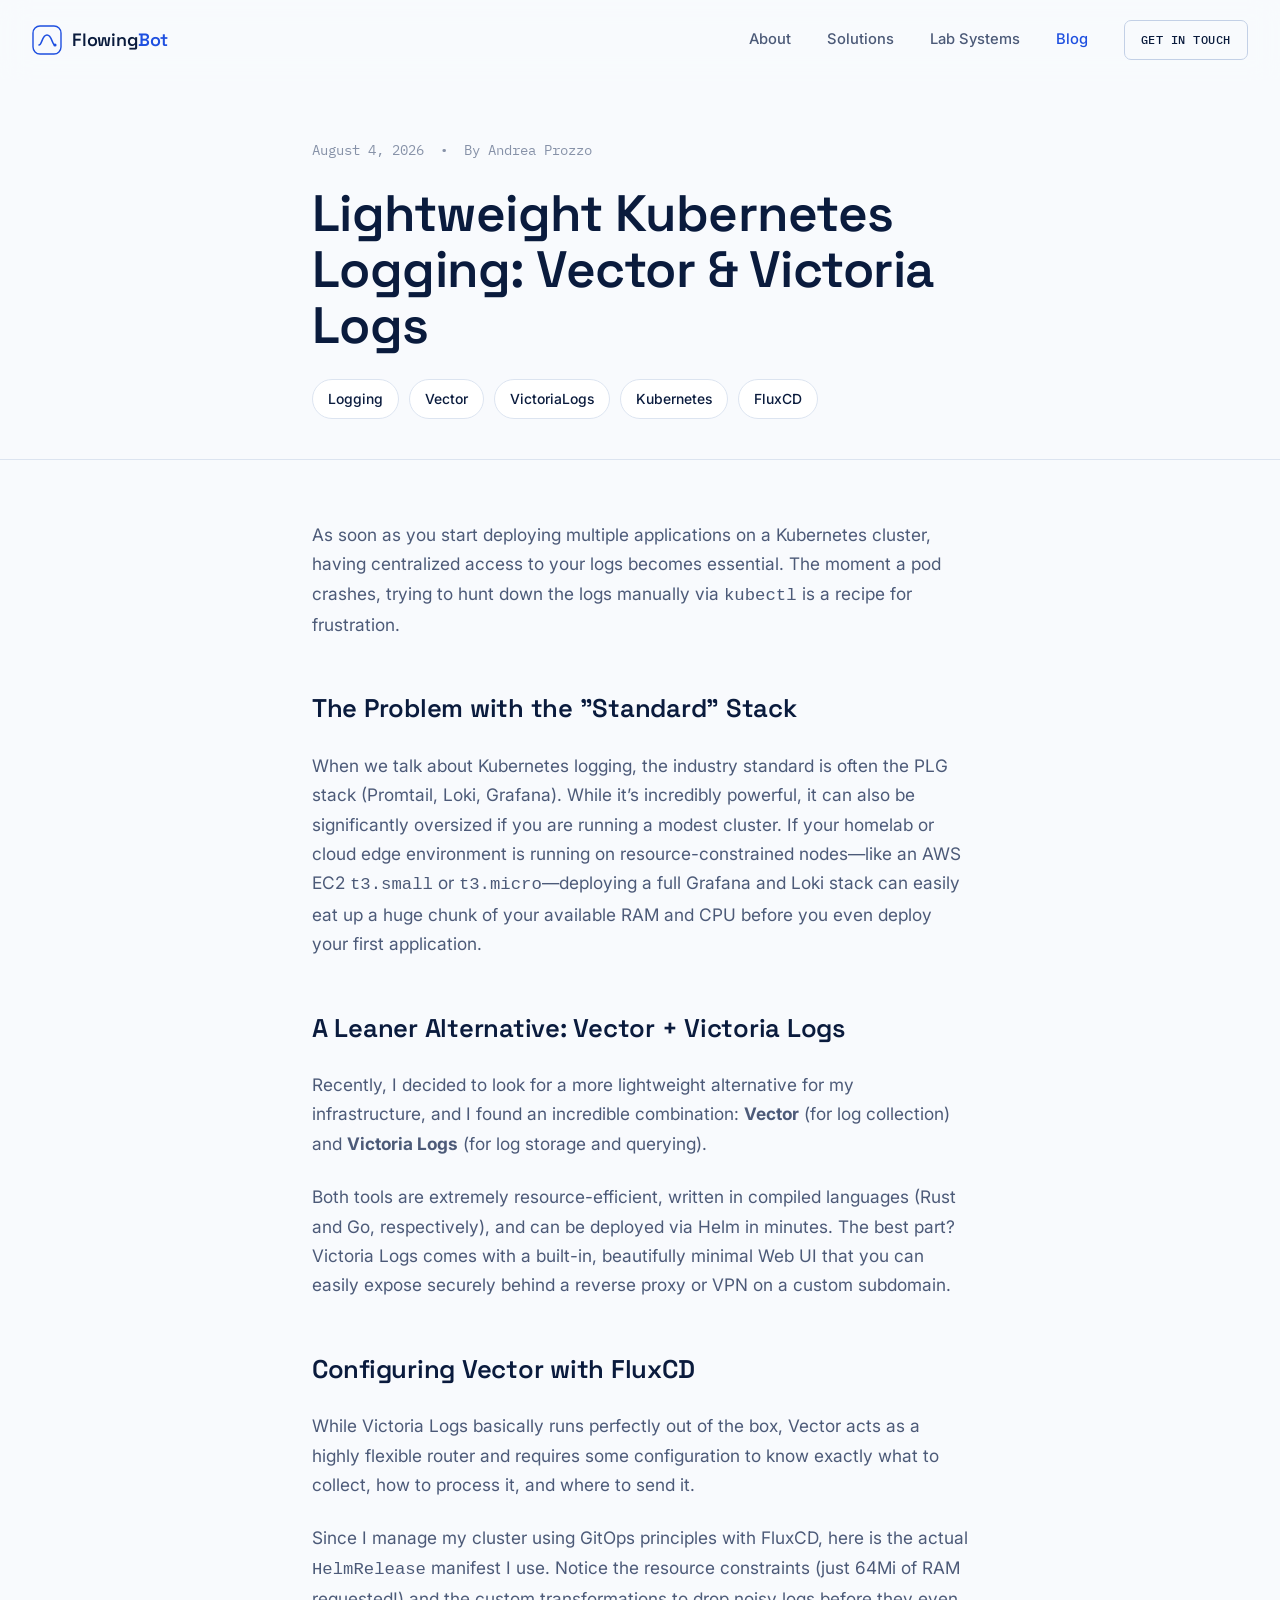
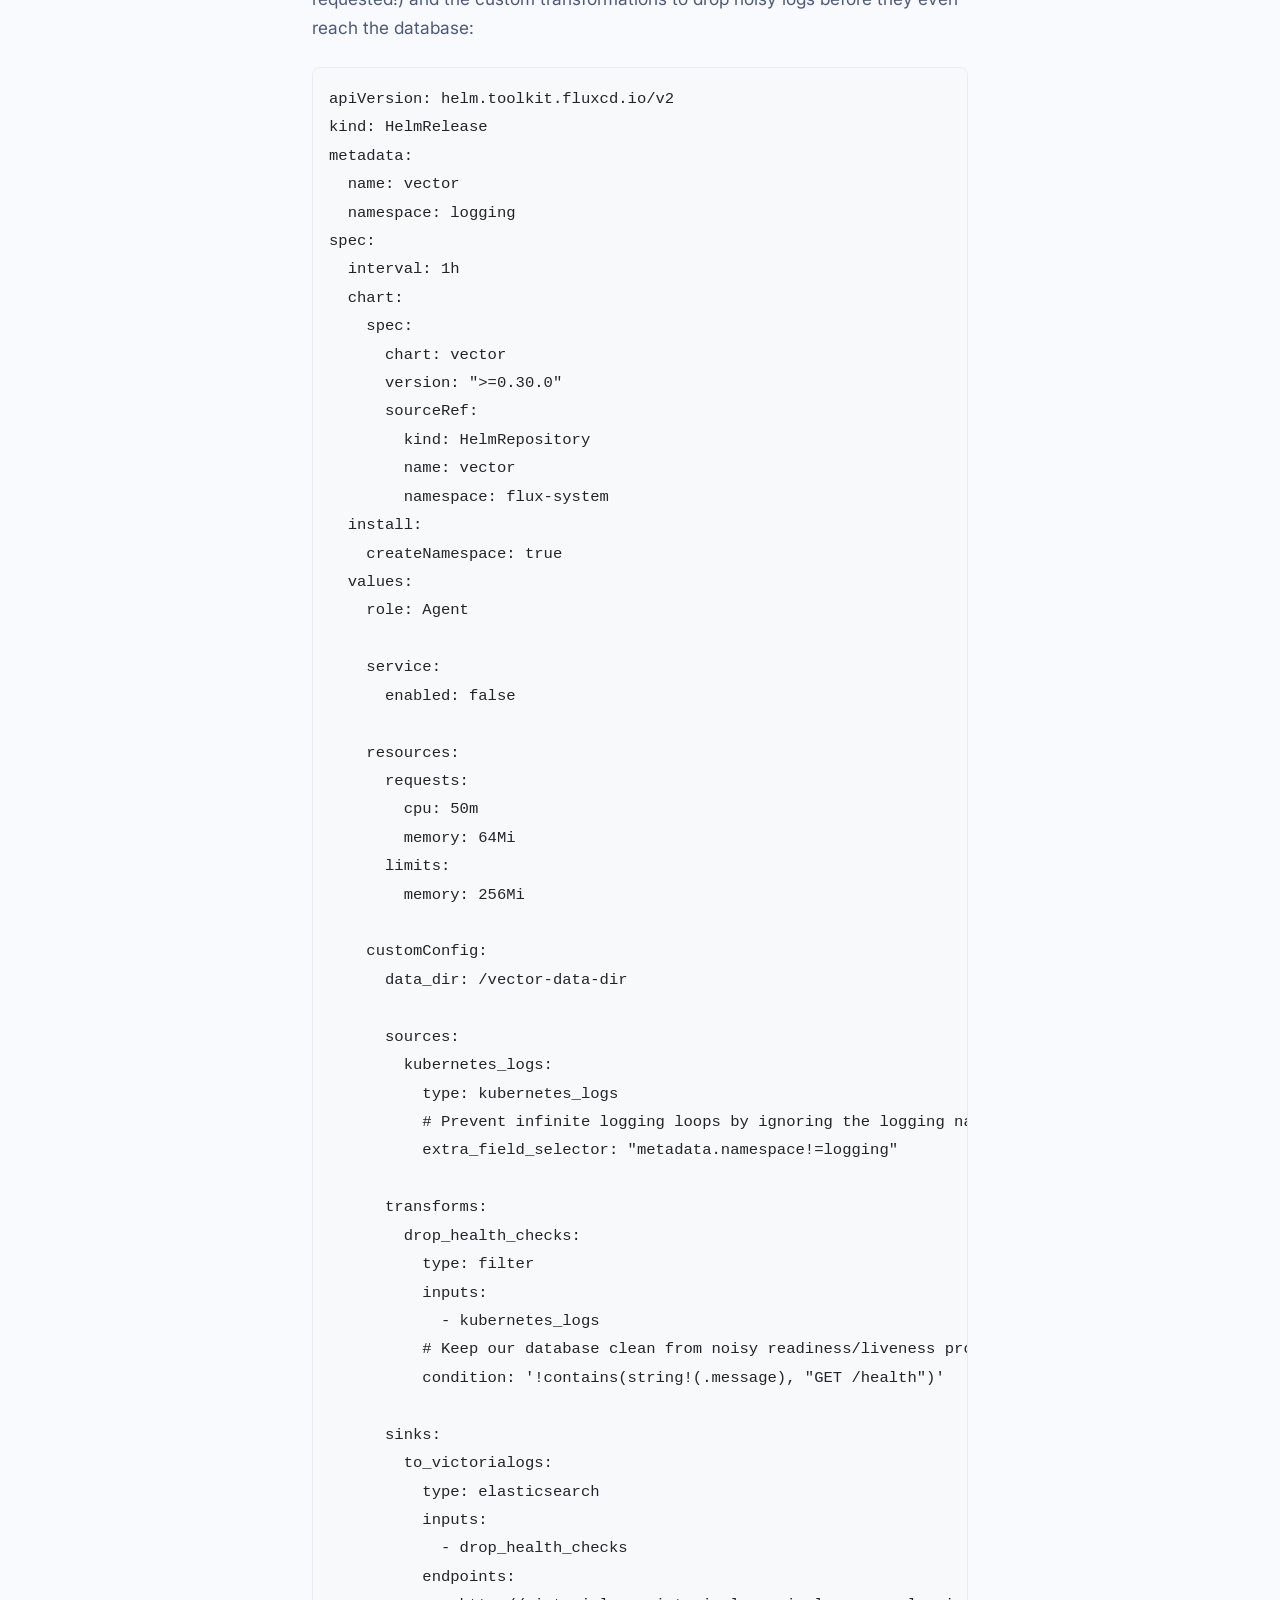
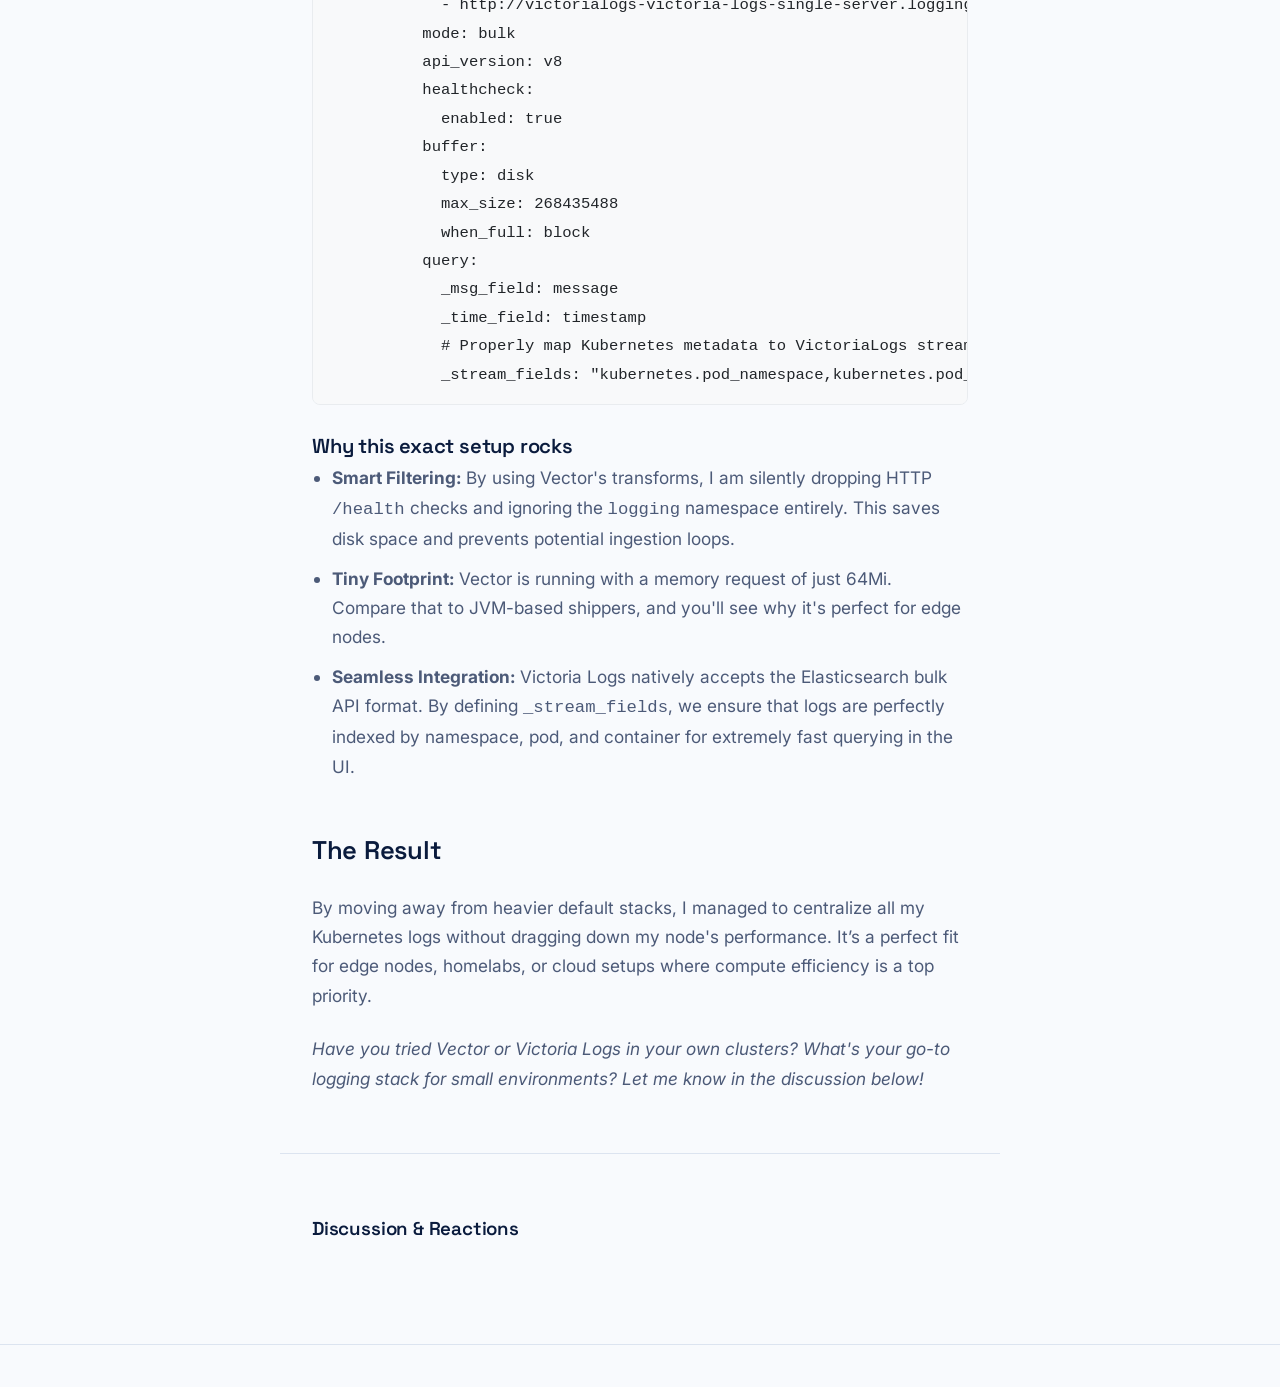
<file: landing-page/articles/logging-vector-victoria.html>
<!DOCTYPE html>
<html lang="en">
<head>
<meta charset="UTF-8">
<meta name="viewport" content="width=device-width, initial-scale=1.0">
<title>Lightweight Kubernetes Logging: Vector & Victoria Logs - FlowingBot Blog</title>
<link rel="preconnect" href="https://fonts.googleapis.com">
<link rel="icon" type="image/png" sizes="192x192" href="../logo.png">
<link href="https://fonts.googleapis.com/css2?family=Space+Grotesk:wght@500;600;700&family=Inter:wght@400;500;600&family=IBM+Plex+Mono:wght@400;500&display=swap" rel="stylesheet">
<link rel="stylesheet" href="../style.css?v=7">
<style>
    /* Added some quick inline-style variables for the code blocks to ensure they look good */
    .code-block {
        background: #f8f9fa;
        border: 1px solid #e9ecef;
        padding: 16px;
        border-radius: 8px;
        overflow-x: auto;
        font-family: 'IBM Plex Mono', monospace;
        font-size: 0.9em;
        margin-bottom: 24px;
        color: #212529;
    }
</style>
</head>
<body>

<nav id="site-nav">
    <a href="../index.html" class="brand">
        <svg class="brand-mark" viewBox="0 0 30 30" fill="none">
            <rect x="1" y="1" width="28" height="28" rx="7" stroke="#1E4FE0" stroke-width="1.4"/>
            <path d="M7 20C10 20 10 10 15 10C20 10 20 20 23 20" stroke="#1E4FE0" stroke-width="1.6" stroke-linecap="round"/>
            <circle cx="23" cy="20" r="1.6" fill="#1E4FE0"/>
        </svg>
        <span class="brand-word">Flowing<span>Bot</span></span>
    </a>
    <button class="nav-toggle" id="navToggle" aria-label="Toggle menu" aria-expanded="false">
        <span></span><span></span>
    </button>
    <div class="nav-links" id="navLinks">
        <a href="../about.html">About</a>
        <a href="../index.html#solutions">Solutions</a>
        <a href="../index.html#lab">Lab Systems</a>
        <a href="../blog.html" style="color: var(--blue);">Blog</a>
        <a href="mailto:info@flowingbot.com" class="nav-cta">GET IN TOUCH</a>
    </div>
</nav>

<header class="article-header">
    <div class="article-header-container">
        <div class="article-meta">
            <span>August 4, 2026</span>
            <span>•</span>
            <span>By Andrea Prozzo</span>
        </div>
        <h1>Lightweight Kubernetes Logging: Vector & Victoria Logs</h1>
        <div class="stack-pills" style="margin-top: 24px;">
            <span>Logging</span>
            <span>Vector</span>
            <span>VictoriaLogs</span>
            <span>Kubernetes</span>
            <span>FluxCD</span>
        </div>
    </div>
</header>

<main class="article-body">
    <p>As soon as you start deploying multiple applications on a Kubernetes cluster, having centralized access to your logs becomes essential. The moment a pod crashes, trying to hunt down the logs manually via <code>kubectl</code> is a recipe for frustration.</p>
    
    <h2>The Problem with the "Standard" Stack</h2>
    <p>When we talk about Kubernetes logging, the industry standard is often the PLG stack (Promtail, Loki, Grafana). While it’s incredibly powerful, it can also be significantly oversized if you are running a modest cluster. If your homelab or cloud edge environment is running on resource-constrained nodes—like an AWS EC2 <code>t3.small</code> or <code>t3.micro</code>—deploying a full Grafana and Loki stack can easily eat up a huge chunk of your available RAM and CPU before you even deploy your first application.</p>
    
    <h2>A Leaner Alternative: Vector + Victoria Logs</h2>
    <p>Recently, I decided to look for a more lightweight alternative for my infrastructure, and I found an incredible combination: <strong>Vector</strong> (for log collection) and <strong>Victoria Logs</strong> (for log storage and querying).</p>
    
    <p>Both tools are extremely resource-efficient, written in compiled languages (Rust and Go, respectively), and can be deployed via Helm in minutes. The best part? Victoria Logs comes with a built-in, beautifully minimal Web UI that you can easily expose securely behind a reverse proxy or VPN on a custom subdomain.</p>
    
    <h2>Configuring Vector with FluxCD</h2>
    <p>While Victoria Logs basically runs perfectly out of the box, Vector acts as a highly flexible router and requires some configuration to know exactly what to collect, how to process it, and where to send it.</p>
    
    <p>Since I manage my cluster using GitOps principles with FluxCD, here is the actual <code>HelmRelease</code> manifest I use. Notice the resource constraints (just 64Mi of RAM requested!) and the custom transformations to drop noisy logs before they even reach the database:</p>
    
    <pre class="code-block"><code>apiVersion: helm.toolkit.fluxcd.io/v2
kind: HelmRelease
metadata:
  name: vector
  namespace: logging
spec:
  interval: 1h
  chart:
    spec:
      chart: vector
      version: ">=0.30.0"
      sourceRef:
        kind: HelmRepository
        name: vector
        namespace: flux-system
  install:
    createNamespace: true
  values:
    role: Agent

    service:
      enabled: false

    resources:
      requests:
        cpu: 50m
        memory: 64Mi
      limits:
        memory: 256Mi

    customConfig:
      data_dir: /vector-data-dir

      sources:
        kubernetes_logs:
          type: kubernetes_logs
          # Prevent infinite logging loops by ignoring the logging namespace
          extra_field_selector: "metadata.namespace!=logging"

      transforms:
        drop_health_checks:
          type: filter
          inputs:
            - kubernetes_logs
          # Keep our database clean from noisy readiness/liveness probes
          condition: '!contains(string!(.message), "GET /health")'

      sinks:
        to_victorialogs:
          type: elasticsearch
          inputs:
            - drop_health_checks
          endpoints:
            - http://victorialogs-victoria-logs-single-server.logging.svc.cluster.local:9428/insert/elasticsearch/
          mode: bulk
          api_version: v8
          healthcheck:
            enabled: true
          buffer:
            type: disk
            max_size: 268435488
            when_full: block
          query:
            _msg_field: message
            _time_field: timestamp
            # Properly map Kubernetes metadata to VictoriaLogs streams
            _stream_fields: "kubernetes.pod_namespace,kubernetes.pod_name,kubernetes.container_name"</code></pre>

    <h3>Why this exact setup rocks</h3>
    <ul style="margin-bottom: 32px; padding-left: 20px;">
        <li style="margin-bottom: 10px;"><strong>Smart Filtering:</strong> By using Vector's transforms, I am silently dropping HTTP <code>/health</code> checks and ignoring the <code>logging</code> namespace entirely. This saves disk space and prevents potential ingestion loops.</li>
        <li style="margin-bottom: 10px;"><strong>Tiny Footprint:</strong> Vector is running with a memory request of just 64Mi. Compare that to JVM-based shippers, and you'll see why it's perfect for edge nodes.</li>
        <li><strong>Seamless Integration:</strong> Victoria Logs natively accepts the Elasticsearch bulk API format. By defining <code>_stream_fields</code>, we ensure that logs are perfectly indexed by namespace, pod, and container for extremely fast querying in the UI.</li>
    </ul>

    <h2>The Result</h2>
    <p>By moving away from heavier default stacks, I managed to centralize all my Kubernetes logs without dragging down my node's performance. It’s a perfect fit for edge nodes, homelabs, or cloud setups where compute efficiency is a top priority.</p>
    
    <p><em>Have you tried Vector or Victoria Logs in your own clusters? What's your go-to logging stack for small environments? Let me know in the discussion below!</em></p>
</main>

<!-- GISCUS COMMENTS SECTION -->
<div class="giscus-wrapper">
    <h3 style="margin-bottom: 24px; font-family: var(--font-display);">Discussion & Reactions</h3>
    
    <script src="https://giscus.app/client.js"
            data-repo="AndreaProzzo21/flowing-bot"
            data-repo-id="R_kgDOTty88A"
            data-category="General"
            data-category-id="DIC_kwDOTty88M4DCqQ3"
            data-mapping="title"
            data-strict="0"
            data-reactions-enabled="1"
            data-emit-metadata="0"
            data-input-position="bottom"
            data-theme="noborder_light"
            data-lang="en"
            crossorigin="anonymous"
            async>
    </script>
</div>

<footer>
    <div class="container footer-row">
        <span class="footer-brand">© 2026 FLOWINGBOT LAB</span>
        <div style="display: flex; gap: 24px; align-items: center;">
            <a href="../privacy.html" style="font-size: 0.85rem; color: var(--ink-soft); text-decoration: none;">Privacy & Cookies</a>
            <a href="mailto:info@flowingbot.com" class="footer-mail">Contact us · info@flowingbot.com</a>
        </div>
    </div>
</footer>

<script src="../app.js"></script>
</body>
</html>
</file>
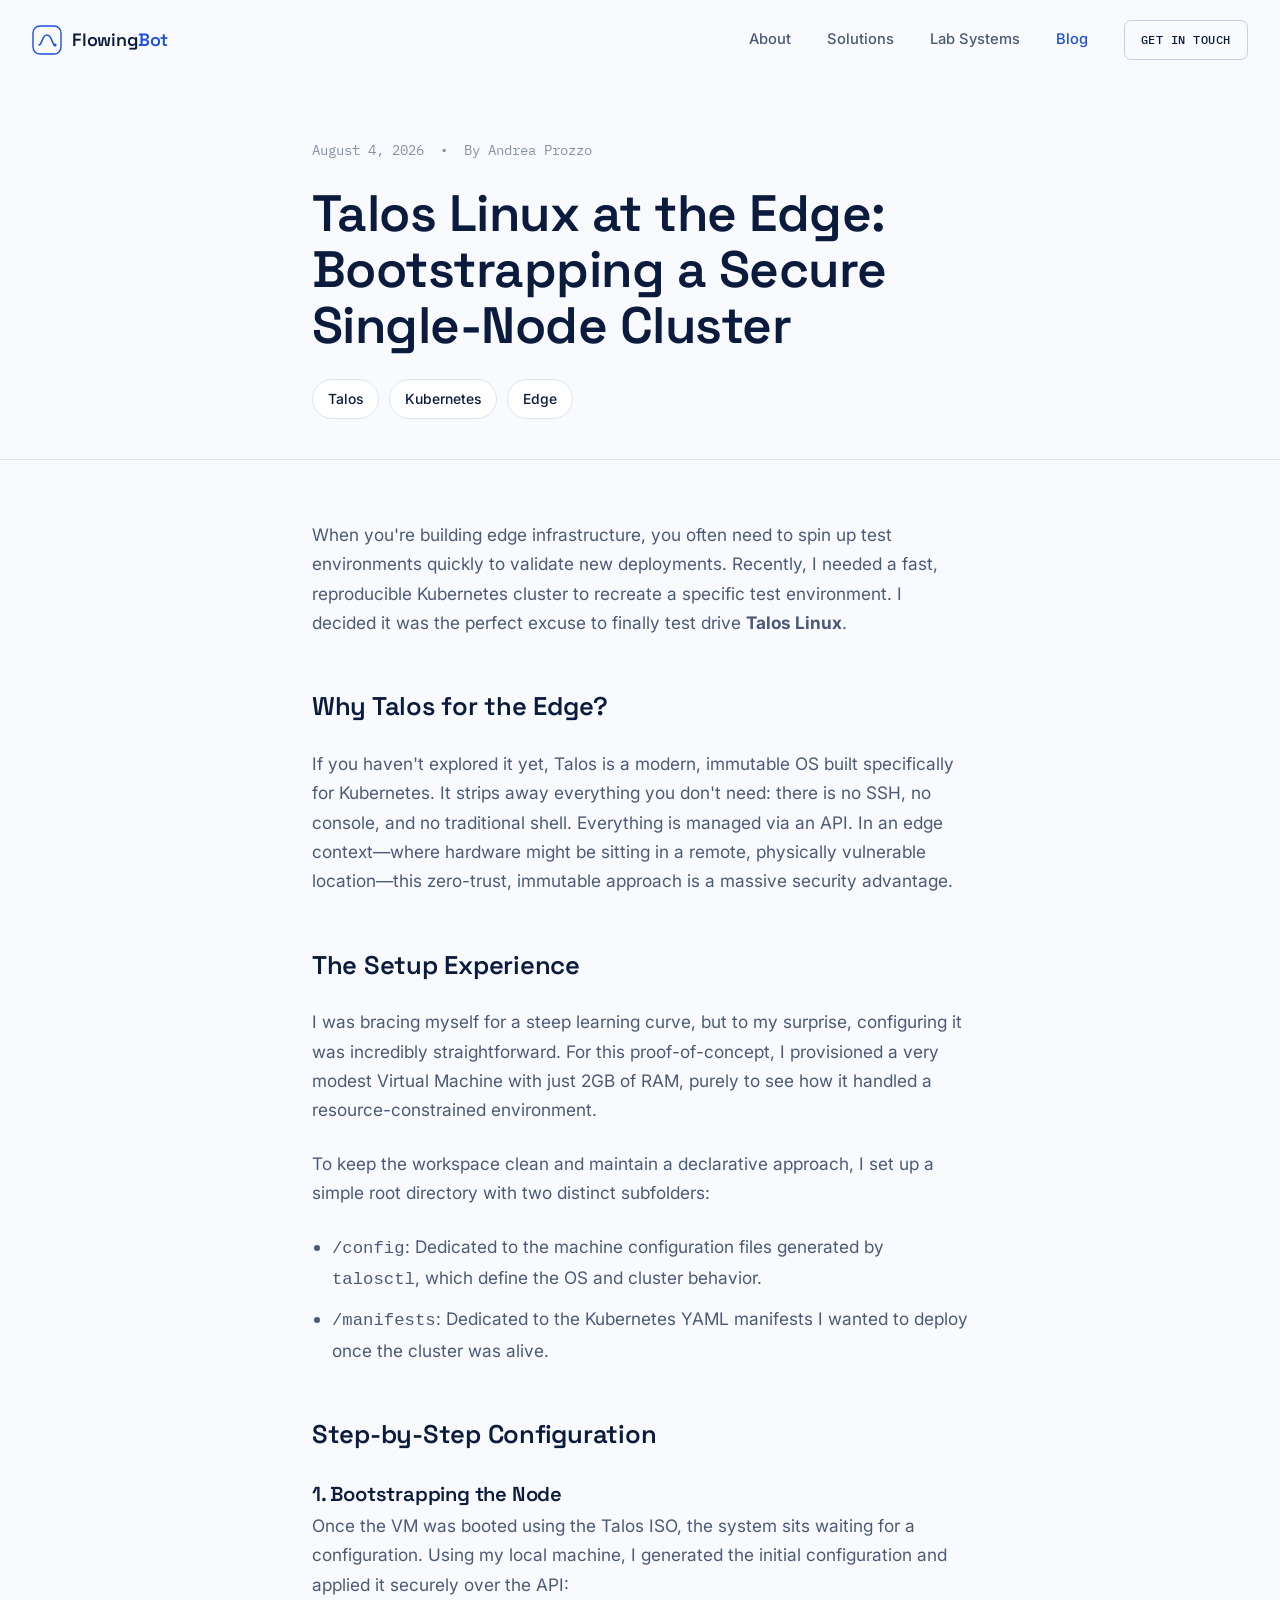
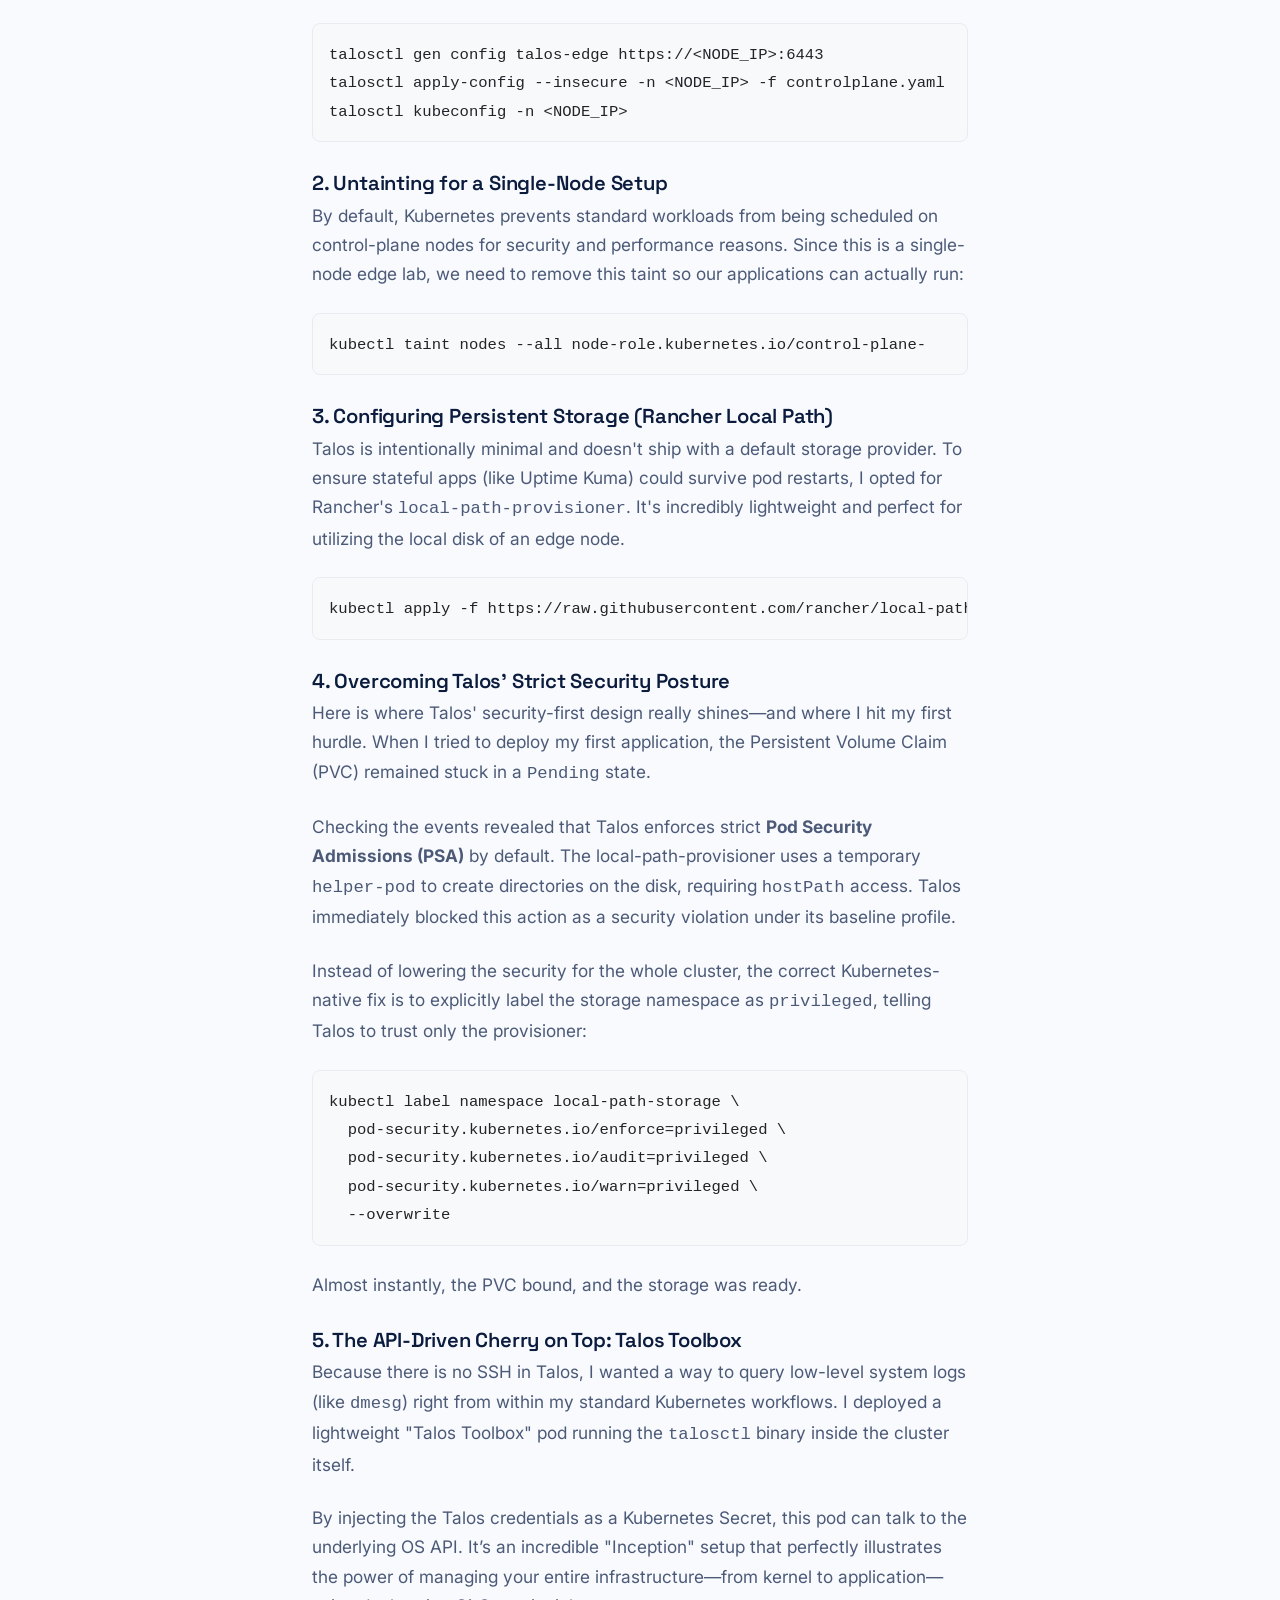
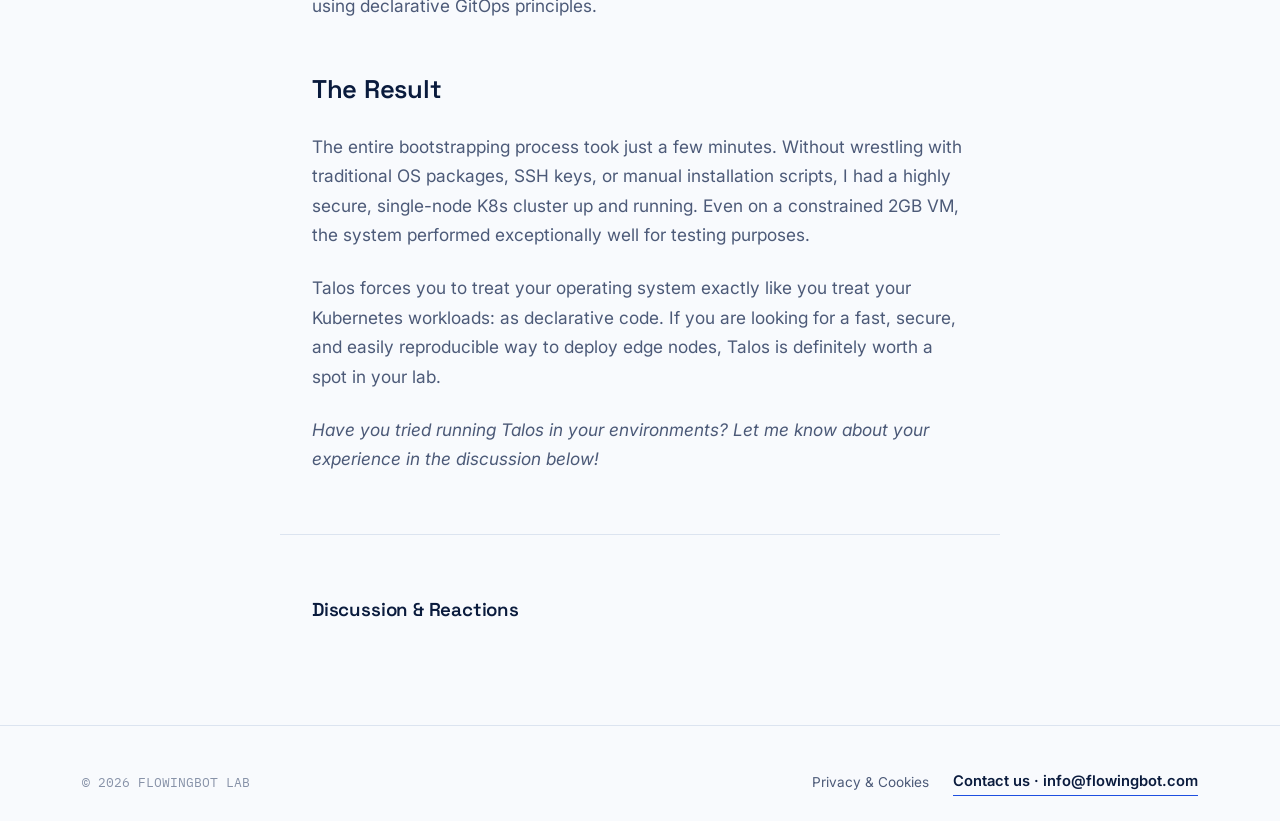
<file: landing-page/articles/talos.html>
<!DOCTYPE html>
<html lang="en">
<head>
<meta charset="UTF-8">
<meta name="viewport" content="width=device-width, initial-scale=1.0">
<title>Talos Linux at the Edge - FlowingBot Blog</title>
<link rel="preconnect" href="https://fonts.googleapis.com">
<link rel="icon" type="image/png" sizes="192x192" href="../logo.png">
<link href="https://fonts.googleapis.com/css2?family=Space+Grotesk:wght@500;600;700&family=Inter:wght@400;500;600&family=IBM+Plex+Mono:wght@400;500&display=swap" rel="stylesheet">
<link rel="stylesheet" href="../style.css?v=7">
<style>
    /* Added some quick inline-style variables for the code blocks to ensure they look good */
    .code-block {
        background: #f8f9fa;
        border: 1px solid #e9ecef;
        padding: 16px;
        border-radius: 8px;
        overflow-x: auto;
        font-family: 'IBM Plex Mono', monospace;
        font-size: 0.9em;
        margin-bottom: 24px;
        color: #212529;
    }
</style>
</head>
<body>

<nav id="site-nav">
    <a href="../index.html" class="brand">
        <svg class="brand-mark" viewBox="0 0 30 30" fill="none">
            <rect x="1" y="1" width="28" height="28" rx="7" stroke="#1E4FE0" stroke-width="1.4"/>
            <path d="M7 20C10 20 10 10 15 10C20 10 20 20 23 20" stroke="#1E4FE0" stroke-width="1.6" stroke-linecap="round"/>
            <circle cx="23" cy="20" r="1.6" fill="#1E4FE0"/>
        </svg>
        <span class="brand-word">Flowing<span>Bot</span></span>
    </a>
    <button class="nav-toggle" id="navToggle" aria-label="Toggle menu" aria-expanded="false">
        <span></span><span></span>
    </button>
    <div class="nav-links" id="navLinks">
        <a href="../about.html">About</a>
        <a href="../index.html#solutions">Solutions</a>
        <a href="../index.html#lab">Lab Systems</a>
        <a href="../blog.html" style="color: var(--blue);">Blog</a>
        <a href="mailto:info@flowingbot.com" class="nav-cta">GET IN TOUCH</a>
    </div>
</nav>

<header class="article-header">
    <div class="article-header-container">
        <div class="article-meta">
            <span>August 4, 2026</span>
            <span>•</span>
            <span>By Andrea Prozzo</span>
        </div>
        <h1>Talos Linux at the Edge: Bootstrapping a Secure Single-Node Cluster</h1>
        <div class="stack-pills" style="margin-top: 24px;">
            <span>Talos</span>
            <span>Kubernetes</span>
            <span>Edge</span>
        </div>
    </div>
</header>

<main class="article-body">
    <p>When you're building edge infrastructure, you often need to spin up test environments quickly to validate new deployments. Recently, I needed a fast, reproducible Kubernetes cluster to recreate a specific test environment. I decided it was the perfect excuse to finally test drive <strong>Talos Linux</strong>.</p>
    
    <h2>Why Talos for the Edge?</h2>
    <p>If you haven't explored it yet, Talos is a modern, immutable OS built specifically for Kubernetes. It strips away everything you don't need: there is no SSH, no console, and no traditional shell. Everything is managed via an API. In an edge context—where hardware might be sitting in a remote, physically vulnerable location—this zero-trust, immutable approach is a massive security advantage.</p>
    
    <h2>The Setup Experience</h2>
    <p>I was bracing myself for a steep learning curve, but to my surprise, configuring it was incredibly straightforward. For this proof-of-concept, I provisioned a very modest Virtual Machine with just 2GB of RAM, purely to see how it handled a resource-constrained environment.</p>
    
    <p>To keep the workspace clean and maintain a declarative approach, I set up a simple root directory with two distinct subfolders:</p>
    <ul style="margin-bottom: 32px; padding-left: 20px;">
        <li style="margin-bottom: 10px;"><code>/config</code>: Dedicated to the machine configuration files generated by <code>talosctl</code>, which define the OS and cluster behavior.</li>
        <li><code>/manifests</code>: Dedicated to the Kubernetes YAML manifests I wanted to deploy once the cluster was alive.</li>
    </ul>

    <h2>Step-by-Step Configuration</h2>
    
    <h3>1. Bootstrapping the Node</h3>
    <p>Once the VM was booted using the Talos ISO, the system sits waiting for a configuration. Using my local machine, I generated the initial configuration and applied it securely over the API:</p>
    <pre class="code-block"><code>talosctl gen config talos-edge https://&lt;NODE_IP&gt;:6443
talosctl apply-config --insecure -n &lt;NODE_IP&gt; -f controlplane.yaml
talosctl kubeconfig -n &lt;NODE_IP&gt;</code></pre>

    <h3>2. Untainting for a Single-Node Setup</h3>
    <p>By default, Kubernetes prevents standard workloads from being scheduled on control-plane nodes for security and performance reasons. Since this is a single-node edge lab, we need to remove this taint so our applications can actually run:</p>
    <pre class="code-block"><code>kubectl taint nodes --all node-role.kubernetes.io/control-plane-</code></pre>

    <h3>3. Configuring Persistent Storage (Rancher Local Path)</h3>
    <p>Talos is intentionally minimal and doesn't ship with a default storage provider. To ensure stateful apps (like Uptime Kuma) could survive pod restarts, I opted for Rancher's <code>local-path-provisioner</code>. It's incredibly lightweight and perfect for utilizing the local disk of an edge node.</p>
    <pre class="code-block"><code>kubectl apply -f https://raw.githubusercontent.com/rancher/local-path-provisioner/master/deploy/local-path-storage.yaml</code></pre>

    <h3>4. Overcoming Talos' Strict Security Posture</h3>
    <p>Here is where Talos' security-first design really shines—and where I hit my first hurdle. When I tried to deploy my first application, the Persistent Volume Claim (PVC) remained stuck in a <code>Pending</code> state.</p>
    <p>Checking the events revealed that Talos enforces strict <strong>Pod Security Admissions (PSA)</strong> by default. The local-path-provisioner uses a temporary <code>helper-pod</code> to create directories on the disk, requiring <code>hostPath</code> access. Talos immediately blocked this action as a security violation under its baseline profile.</p>
    <p>Instead of lowering the security for the whole cluster, the correct Kubernetes-native fix is to explicitly label the storage namespace as <code>privileged</code>, telling Talos to trust only the provisioner:</p>
    <pre class="code-block"><code>kubectl label namespace local-path-storage \
  pod-security.kubernetes.io/enforce=privileged \
  pod-security.kubernetes.io/audit=privileged \
  pod-security.kubernetes.io/warn=privileged \
  --overwrite</code></pre>
    <p>Almost instantly, the PVC bound, and the storage was ready.</p>

    <h3>5. The API-Driven Cherry on Top: Talos Toolbox</h3>
    <p>Because there is no SSH in Talos, I wanted a way to query low-level system logs (like <code>dmesg</code>) right from within my standard Kubernetes workflows. I deployed a lightweight "Talos Toolbox" pod running the <code>talosctl</code> binary inside the cluster itself.</p>
    <p>By injecting the Talos credentials as a Kubernetes Secret, this pod can talk to the underlying OS API. It’s an incredible "Inception" setup that perfectly illustrates the power of managing your entire infrastructure—from kernel to application—using declarative GitOps principles.</p>

    <h2>The Result</h2>
    <p>The entire bootstrapping process took just a few minutes. Without wrestling with traditional OS packages, SSH keys, or manual installation scripts, I had a highly secure, single-node K8s cluster up and running. Even on a constrained 2GB VM, the system performed exceptionally well for testing purposes.</p>
    
    <p>Talos forces you to treat your operating system exactly like you treat your Kubernetes workloads: as declarative code. If you are looking for a fast, secure, and easily reproducible way to deploy edge nodes, Talos is definitely worth a spot in your lab.</p>
    
    <p><em>Have you tried running Talos in your environments? Let me know about your experience in the discussion below!</em></p>
</main>

<!-- GISCUS COMMENTS SECTION -->
<div class="giscus-wrapper">
    <h3 style="margin-bottom: 24px; font-family: var(--font-display);">Discussion & Reactions</h3>
    
    <script src="https://giscus.app/client.js"
            data-repo="AndreaProzzo21/flowing-bot"
            data-repo-id="R_kgDOTty88A"
            data-category="General"
            data-category-id="DIC_kwDOTty88M4DCqQ3"
            data-mapping="title"
            data-strict="0"
            data-reactions-enabled="1"
            data-emit-metadata="0"
            data-input-position="bottom"
            data-theme="noborder_light"
            data-lang="en"
            crossorigin="anonymous"
            async>
    </script>
</div>

<footer>
    <div class="container footer-row">
        <span class="footer-brand">© 2026 FLOWINGBOT LAB</span>
        <div style="display: flex; gap: 24px; align-items: center;">
            <a href="../privacy.html" style="font-size: 0.85rem; color: var(--ink-soft); text-decoration: none;">Privacy & Cookies</a>
            <a href="mailto:info@flowingbot.com" class="footer-mail">Contact us · info@flowingbot.com</a>
        </div>
    </div>
</footer>

<script src="../app.js"></script>
</body>
</html>
</file>
<file: landing-page/style.css>
/* ==========================================================================
   FlowingBot — Design tokens
   ========================================================================== */
:root {
    --paper: #F8FAFD;
    --paper-raised: #FFFFFF;
    --paper-alt: #EEF3FA;
    --line: #DCE4F0;
    --line-strong: #C3D0E6;

    --ink: #0A1B3D;
    --ink-soft: #4C5A78;
    --ink-faint: #8792A8;

    --blue: #1E4FE0;
    --blue-deep: #0B2C82;
    --blue-tint: #E8EFFD;

    --green: #16B378;
    --green-tint: #E3F8EF;

    --font-display: 'Space Grotesk', sans-serif;
    --font-body: 'Inter', sans-serif;
    --font-mono: 'IBM Plex Mono', monospace;

    --container: 1180px;
    --radius: 10px;
}

* { margin: 0; padding: 0; box-sizing: border-box; }
html { scroll-behavior: smooth; }

body {
    background: var(--paper);
    color: var(--ink);
    font-family: var(--font-body);
    line-height: 1.6;
    -webkit-font-smoothing: antialiased;
}

a { color: inherit; }
img, svg { display: block; max-width: 100%; }

.container {
    max-width: var(--container);
    margin: 0 auto;
    padding: 0 32px;
}

.eyebrow {
    font-family: var(--font-mono);
    font-size: 0.72rem;
    letter-spacing: 0.14em;
    text-transform: uppercase;
    color: var(--blue);
    display: inline-flex;
    align-items: center;
    gap: 8px;
    margin-bottom: 18px;
}

.eyebrow::before {
    content: "";
    width: 7px;
    height: 7px;
    border-radius: 50%;
    background: var(--blue);
}

h1, h2, h3, h4 {
    font-family: var(--font-display);
    font-weight: 600;
    color: var(--ink);
    letter-spacing: -0.01em;
}

:focus-visible {
    outline: 2px solid var(--blue);
    outline-offset: 3px;
    border-radius: 4px;
}

/* ==========================================================================
   Nav
   ========================================================================== */
nav {
    position: fixed;
    top: 0;
    width: 100%;
    z-index: 200;
    display: flex;
    align-items: center;
    justify-content: space-between;
    padding: 20px 32px;
    background: rgba(248, 250, 253, 0.82);
    backdrop-filter: blur(14px);
    border-bottom: 1px solid transparent;
    transition: border-color 0.25s, background 0.25s;
}

nav.is-scrolled {
    border-bottom-color: var(--line);
    background: rgba(248, 250, 253, 0.96);
}

.brand {
    display: flex;
    align-items: center;
    gap: 10px;
    text-decoration: none;
}

.brand-mark {
    width: 30px;
    height: 30px;
    flex-shrink: 0;
}

.brand-word {
    font-family: var(--font-display);
    font-weight: 600;
    font-size: 1.12rem;
    color: var(--ink);
    letter-spacing: -0.01em;
}

.brand-word span { color: var(--blue); }

.nav-links {
    display: flex;
    align-items: center;
    gap: 36px;
}

.nav-links a {
    text-decoration: none;
    color: var(--ink-soft);
    font-size: 0.92rem;
    font-weight: 500;
    transition: color 0.2s;
}

.nav-links a:hover { color: var(--blue); }

.nav-cta {
    font-family: var(--font-mono);
    font-size: 0.78rem !important;
    letter-spacing: 0.04em;
    color: var(--ink) !important;
    border: 1px solid var(--line-strong);
    padding: 9px 16px;
    border-radius: 7px;
    transition: border-color 0.2s, background 0.2s;
}

.nav-cta:hover {
    border-color: var(--blue);
    background: var(--blue-tint);
}

.nav-toggle {
    display: none;
    background: none;
    border: none;
    cursor: pointer;
    padding: 6px;
}

.nav-toggle span {
    display: block;
    width: 22px;
    height: 2px;
    background: var(--ink);
    margin: 5px 0;
}

/* ==========================================================================
   Buttons
   ========================================================================== */
.btn {
    display: inline-flex;
    align-items: center;
    gap: 8px;
    text-decoration: none;
    padding: 13px 24px;
    border-radius: 8px;
    font-weight: 600;
    font-size: 0.94rem;
    transition: transform 0.2s, box-shadow 0.2s, background 0.2s, border-color 0.2s;
}

.btn-primary {
    background: var(--blue);
    color: #fff;
    box-shadow: 0 1px 2px rgba(11, 44, 130, 0.15);
}

.btn-primary:hover {
    background: var(--blue-deep);
    box-shadow: 0 6px 18px rgba(30, 79, 224, 0.28);
    transform: translateY(-1px);
}

.btn-ghost {
    border: 1px solid var(--line-strong);
    color: var(--ink);
}

.btn-ghost:hover {
    border-color: var(--blue);
    color: var(--blue);
}

/* ==========================================================================
   Hero — STRICT BLOCK CENTERING (Niente due colonne!)
   ========================================================================== */
.hero {
    position: relative;
    padding: 140px 0 100px;
    border-bottom: 1px solid var(--line);
    background: var(--paper);
    overflow: hidden;
    
    /* FORZIAMO IL BLOCCO E IL TESTO CENTRATO */
    display: block !important;
    text-align: center !important;
}

/* Bagliore di sfondo */
.hero::before {
    content: "";
    position: absolute;
    top: -20%;
    left: 50%;
    transform: translateX(-50%);
    width: 600px;
    height: 600px;
    background: radial-gradient(circle, var(--blue-tint) 0%, rgba(255,255,255,0) 70%);
    z-index: 0;
    pointer-events: none;
}

.hero-container {
    position: relative;
    z-index: 1;
    max-width: 800px !important;
    
    /* FORZIAMO IL CONTAINER COME BLOCCO CENTRATO */
    display: block !important;
    margin: 0 auto !important;
}

/* Tutti i figli del container devono essere blocchi centrati */
.hero-container > * {
    display: block !important;
    margin-left: auto !important;
    margin-right: auto !important;
}

/* ==========================================================================
   Tipografia Hero
   ========================================================================== */
.hero h1 {
    font-size: clamp(2.8rem, 5vw, 4.2rem);
    line-height: 1.05;
    margin: 0 auto 24px auto !important;
}

.hero h1 span { 
    color: var(--blue); 
}

.hero .lede {
    font-size: 1.15rem;
    color: var(--ink-soft);
    max-width: 600px;
    margin: 0 auto 40px auto !important; /* Centra il paragrafo */
}

.hero-actions {
    display: flex !important; /* Questo serve solo ad affiancare i due bottoni */
    gap: 16px;
    flex-wrap: wrap;
    justify-content: center;
    margin: 0 auto !important;
}

/* ==========================================================================
   About Page Hero (Allineato a sinistra)
   ========================================================================== */
.about-hero {
    padding-bottom: 72px;
    text-align: left !important; /* Ripristina sinistra per about */
}

.about-hero::before {
    display: none;
}

.about-hero-container {
    max-width: 720px !important;
}

.about-hero-container > * {
    margin-left: 0 !important; /* Allinea tutto a sinistra */
}

/* ==========================================================================
   Sections (generic)
   ========================================================================== */
section { padding: 96px 0; }

.section-head {
    max-width: 800px;
    margin-bottom: 56px;
}

.section-head h2 {
    font-size: clamp(1.7rem, 3vw, 2.3rem);
    margin-bottom: 14px;
}

.section-head p {
    color: var(--ink-soft);
    font-size: 1.02rem;
}

/* --- Capability grid --- */
.cap-grid {
    display: grid;
    grid-template-columns: repeat(2, 1fr);
    gap: 1px;
    background: var(--line);
    border: 1px solid var(--line);
    border-radius: var(--radius);
    overflow: hidden;
}

.cap-card {
    background: var(--paper-raised);
    padding: 38px 34px;
    transition: background 0.2s;
}

.cap-card:hover { background: var(--paper-alt); }

.cap-code {
    font-family: var(--font-mono);
    font-size: 0.72rem;
    color: var(--blue);
    letter-spacing: 0.08em;
    margin-bottom: 16px;
    display: block;
}

.cap-card h3 {
    font-size: 1.18rem;
    margin-bottom: 10px;
}

.cap-card p {
    color: var(--ink-soft);
    font-size: 0.95rem;
}

/* --- Lab / projects --- */
.lab-alt { background: var(--paper-alt); border-top: 1px solid var(--line); border-bottom: 1px solid var(--line); }

.lab-grid {
    display: grid;
    gap: 18px;
}

.lab-card {
    background: var(--paper-raised);
    border: 1px solid var(--line);
    border-radius: var(--radius);
    padding: 28px 30px;
    display: grid;
    grid-template-columns: 1fr auto;
    gap: 24px;
    align-items: center;
}

.lab-card-main h3 {
    font-size: 1.12rem;
    margin-bottom: 8px;
    display: flex;
    align-items: center;
    gap: 10px;
}

.status-dot {
    width: 8px;
    height: 8px;
    border-radius: 50%;
    background: var(--ink-faint);
    flex-shrink: 0;
}

.status-dot.is-online {
    background: var(--green);
    box-shadow: 0 0 0 3px var(--green-tint);
}

.status-tag {
    font-family: var(--font-mono);
    font-size: 0.66rem;
    letter-spacing: 0.08em;
    color: var(--ink-faint);
    text-transform: uppercase;
}

.status-tag.is-online { color: var(--green); }

.lab-card-main p {
    color: var(--ink-soft);
    font-size: 0.93rem;
    max-width: 560px;
}

.lab-card-main .stack-tags {
    margin-top: 12px;
    display: flex;
    gap: 8px;
    flex-wrap: wrap;
}

.stack-tags span {
    font-family: var(--font-mono);
    font-size: 0.68rem;
    color: var(--ink-soft);
    background: var(--paper-alt);
    border: 1px solid var(--line);
    padding: 3px 9px;
    border-radius: 5px;
}

.lab-card-link {
    text-decoration: none;
    font-size: 0.86rem;
    font-weight: 600;
    color: var(--blue);
    white-space: nowrap;
    display: inline-flex;
    align-items: center;
    gap: 6px;
    transition: gap 0.2s;
}

.lab-card-link:hover { gap: 10px; }

/* --- CTA band --- */
.cta-band {
    background: var(--ink);
    border-radius: 18px;
    padding: 56px 48px;
    display: flex;
    align-items: center;
    justify-content: space-between;
    gap: 32px;
    flex-wrap: wrap;
}

.cta-band h2 {
    color: #fff;
    font-size: 1.7rem;
    max-width: 460px;
}

.cta-band p {
    color: #A9B5D1;
    margin-top: 10px;
    font-size: 0.95rem;
}

.cta-band .btn-primary {
    flex-shrink: 0;
}

/* ==========================================================================
   About page specifics
   ========================================================================== */
.approach {
    display: grid;
    grid-template-columns: repeat(4, 1fr);
    gap: 0;
    border-top: 1px solid var(--line);
    border-left: 1px solid var(--line);
}

.approach-step {
    border-right: 1px solid var(--line);
    border-bottom: 1px solid var(--line);
    padding: 30px 26px;
}

.approach-code {
    font-family: var(--font-mono);
    font-size: 0.7rem;
    color: var(--blue);
    letter-spacing: 0.08em;
    margin-bottom: 40px;
    display: block;
}

.approach-step h3 {
    font-size: 1.02rem;
    margin-bottom: 8px;
}

.approach-step p {
    font-size: 0.88rem;
    color: var(--ink-soft);
}

.stack-domain {
    margin-bottom: 30px;
}

.stack-domain-label {
    font-family: var(--font-mono);
    font-size: 0.68rem;
    letter-spacing: 0.1em;
    text-transform: uppercase;
    color: var(--ink-faint);
    margin-bottom: 12px;
}

.stack-pills {
    display: flex;
    flex-wrap: wrap;
    gap: 10px;
}

.stack-pills span {
    font-size: 0.87rem;
    font-weight: 500;
    background: var(--paper-raised);
    border: 1px solid var(--line);
    padding: 8px 15px;
    border-radius: 20px;
}

.values-grid {
    display: grid;
    grid-template-columns: repeat(3, 1fr);
    gap: 24px;
}

.value-card {
    background: var(--paper-raised);
    border: 1px solid var(--line);
    border-radius: var(--radius);
    padding: 32px;
}

.value-card h3 { font-size: 1.08rem; margin-bottom: 10px; }
.value-card p { color: var(--ink-soft); font-size: 0.93rem; }

/* ==========================================================================
   Footer
   ========================================================================== */
footer {
    border-top: 1px solid var(--line);
    padding: 44px 0;
}

.footer-row {
    display: flex;
    justify-content: space-between;
    align-items: center;
    flex-wrap: wrap;
    gap: 16px;
}

.footer-brand {
    font-family: var(--font-mono);
    font-size: 0.8rem;
    color: var(--ink-faint);
}

.footer-mail {
    text-decoration: none;
    font-weight: 600;
    font-size: 0.92rem;
    color: var(--ink);
    border-bottom: 1px solid var(--blue);
    padding-bottom: 2px;
    transition: color 0.2s;
}

.footer-mail:hover { color: var(--blue); }

/* ==========================================================================
   Responsive
   ========================================================================== */
@media (max-width: 900px) {
    .cap-grid { grid-template-columns: 1fr; }
    .approach { grid-template-columns: repeat(2, 1fr); }
    .values-grid { grid-template-columns: 1fr; }
    .lab-card { grid-template-columns: 1fr; align-items: start; }
}

@media (max-width: 720px) {
    .nav-links {
        position: fixed;
        top: 68px;
        left: 0;
        right: 0;
        background: var(--paper-raised);
        border-bottom: 1px solid var(--line);
        flex-direction: column;
        align-items: flex-start;
        padding: 20px 32px 26px;
        gap: 18px;
        transform: translateY(-8px);
        opacity: 0;
        pointer-events: none;
        transition: opacity 0.2s, transform 0.2s;
    }
    .nav-links.is-open { transform: translateY(0); opacity: 1; pointer-events: auto; }
    .nav-toggle { display: block; }
    .approach { grid-template-columns: 1fr; }
    .cta-band { flex-direction: column; align-items: flex-start; }
}

@media (prefers-reduced-motion: reduce) {
    * { animation-duration: 0.001ms !important; animation-iteration-count: 1 !important; transition-duration: 0.001ms !important; }
}


/* ==========================================================================
   Blog & Article Styles (Aggiunte)
   ========================================================================== */
.article-header {
    padding: 140px 0 40px;
    border-bottom: 1px solid var(--line);
    background: var(--paper);
}

.article-header-container {
    max-width: 720px;
    margin: 0 auto;
    padding: 0 32px;
}

.article-meta {
    font-family: var(--font-mono);
    font-size: 0.85rem;
    color: var(--ink-faint);
    margin-bottom: 24px;
    display: flex;
    gap: 16px;
    align-items: center;
}

.article-header h1 {
    font-size: clamp(2.2rem, 4vw, 3.2rem);
    line-height: 1.1;
    margin-bottom: 24px;
}

.article-body {
    max-width: 720px;
    margin: 60px auto;
    padding: 0 32px;
    font-size: 1.08rem;
    line-height: 1.7;
    color: var(--ink-soft);
}

.article-body p {
    margin-bottom: 24px;
}

.article-body h2 {
    font-family: var(--font-display);
    font-size: 1.6rem;
    color: var(--ink);
    margin: 48px 0 20px;
}

.giscus-wrapper {
    max-width: 720px;
    margin: 60px auto 100px;
    padding: 0 32px;
    border-top: 1px solid var(--line);
    padding-top: 60px;
}
</file>
